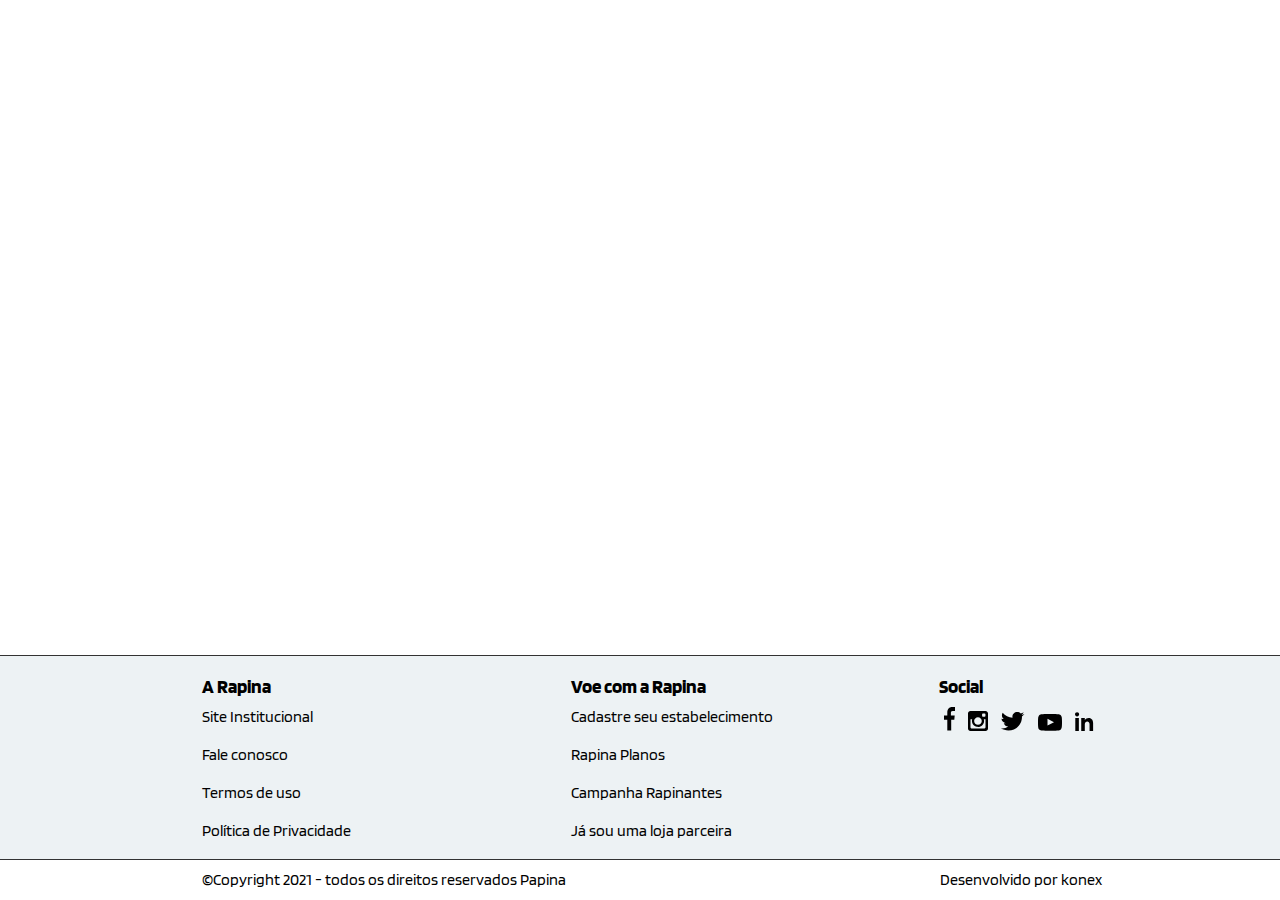
<file: rodapé/index.html>
<!DOCTYPE html>
<html>
<head>
    <meta charset="UTF-8">
    <link rel="stylesheet" href="rodape.css">
    <title>Document</title>
</head>
<body>


    <br><br><br><br><br><br>
    <div class="rodape">
    <div class="rodapeprin">
    <div class="grupos">
    <div class="top10">
    <h3>A Rapina</h3>
    <a href="">Site Institucional</a>
    <br><br>
    <a href="">Fale conosco</a>
    <br><br>
    <a href="">Termos de uso</a>
    <br><br>
    <a href="">Política de Privacidade</a>
    </div>
    <div class="top10">
    <h3>Voe com a Rapina</h3>
    <a href="">Cadastre seu estabelecimento</a>
    <br><br>
    <a href="">Rapina Planos</a>
    <br><br>
    <a href="">Campanha Rapinantes</a>
    <br><br>
    <a href="">Já sou uma loja parceira</a>
    </div>
    <div class="top10">
    <div class="social">
        <h3>Social</h3>
        <a href="" title="Facebook"><svg class="icon" xmlns="http://www.w3.org/2000/svg" width="11" height="24" viewBox="0 0 11 24"><path d="M10.7 4L8.8 4C7.2 4 6.9 4.9 6.9 6L6.9 8.6 10.7 8.6 10.3 12.8 7.2 12.8 7.2 23.5 3.3 23.5 3.3 12.8 0 12.8 0 8.6 3.3 8.6 3.3 5.6C3.3 2.1 5.2 0 8.1 0 9.4 0 10.6 0.1 11 0.1L11 4 10.7 4Z"></path>/></svg></a>
        <a href="" title="Instagram"><svg width="20" height="20" xmlns="http://www.w3.org/2000/svg"><path d="M17.510373 0H2.406639C1.078838 0 0 1.0788382 0 2.3236515v15.1867219c0 1.3278009 1.078838 2.406639 2.406639 2.406639h15.186722C18.921162 19.9170124 20 18.8381743 20 17.593361V2.3236515C19.917012 1.0788382 18.838174 0 17.510373 0zm-2.572614 2.4896266h1.659751c.497926 0 .829876.3319502.829876.8298755v1.659751c0 .4979253-.33195.8298755-.829876.8298755h-1.659751c-.497925 0-.829875-.3319502-.829875-.8298755v-1.659751c0-.4979253.33195-.8298755.829875-.8298755zM9.958506 6.1410788c2.074689 0 3.817428 1.7427386 3.817428 3.8174274s-1.742739 3.8174274-3.817428 3.8174274c-2.074689 0-3.817427-1.7427386-3.817427-3.8174274s1.742738-3.8174274 3.817427-3.8174274zm6.639004 11.2863071H3.319502c-.497925 0-.829875-.3319502-.829875-.8298755V8.2987552h1.659751c-.248963.9128631-.331951 1.9917012-.082988 2.9875519.497925 2.3236514 2.406639 4.1493775 4.73029 4.5643153 3.900415.746888 7.302905-2.1576763 7.302905-5.8921162 0-.5809128-.165975-1.1618257-.248963-1.659751h1.659751v8.2987552c-.082987.4979253-.414937.8298755-.912863.8298755z" fill-rule="evenodd"></path></svg></a>
        <a href="" title="Twitter"><svg width="24" height="19" xmlns="http://www.w3.org/2000/svg"><path d="M20.957 4.543v.606c0 6.209-4.777 13.327-13.56 13.327-2.774 0-5.24-.758-7.397-2.12.462 0 .77.15 1.233.15 2.157 0 4.314-.756 6.01-1.968-2.004 0-3.853-1.363-4.47-3.332.309 0 .617.152.925.152.463 0 .463 0 1.079-.152C2.466 10.752.462 8.783.462 6.512c0 .454 1.695.454 2.466.606C1.695 6.209.925 4.846.925 3.18c0-.908.308-1.666.77-2.423 2.311 2.878 6.01 4.695 9.862 4.998-.154-.455-.154-.758-.154-1.06C11.403 2.12 13.56 0 16.18 0c1.387 0 2.62.454 3.544 1.514 1.079-.302 2.004-.605 2.928-1.211-.462 1.211-1.233 1.969-2.003 2.574a14.785 14.785 0 0 0 2.774-.757c-.77.909-1.541 1.817-2.466 2.423z" fill-rule="evenodd"></path></svg></a>
        <a href="" title="Youtube"><svg width="24" height="17" xmlns="http://www.w3.org/2000/svg"><path d="M23.8 3.6s-.2-1.7-1-2.4c-.9-1-1.9-1-2.4-1C17 0 12 0 12 0S7 0 3.6.2c-.5.1-1.5.1-2.4 1-.7.7-1 2.4-1 2.4S0 5.5 0 7.5v1.8c0 1.9.2 3.9.2 3.9s.2 1.7 1 2.4c.9 1 2.1.9 2.6 1 1.9.2 8.2.2 8.2.2s5 0 8.4-.3c.5-.1 1.5-.1 2.4-1 .7-.7 1-2.4 1-2.4s.2-1.9.2-3.9V7.4c0-1.9-.2-3.8-.2-3.8zM9.5 11.5V4.8L16 8.2l-6.5 3.3z" fill-rule="evenodd"></path></svg></a>
        <a href="" title="LinkedIn"><svg width="19" height="19" xmlns="http://www.w3.org/2000/svg"><path d="M3.859375 19h-3.5625V5.9375h3.5625V19zM2.078125 4.43175C.931 4.43175 0 3.493625 0 2.337S.931.24225 2.078125.24225 4.15625 1.180375 4.15625 2.337s-.929812 2.09475-2.078125 2.09475zM18.109375 19h-3.5625v-6.65475c0-3.9995-4.75-3.6966875-4.75 0V19h-3.5625V5.9375h3.5625v2.0959375c1.65775-3.070875 8.3125-3.2976875 8.3125 2.94025V19z" fill-rule="nonzero"></path></svg></a>
        
    </div>
    </div>
    <div style="clear: both;">
        <br>
    </div>
</div>
<div style="clear: both;">
    </div>
</div>
<div class="subRodape">
    <div class="grupo">
    <div class="txt1">
    <p>©Copyright 2021 - todos os direitos reservados Papina</p>
    </div>
    <div class="txt2">
        <p s>Desenvolvido por konex</p>
    </div>
</div>
</div>
</div>
</body>
</html>
</file>
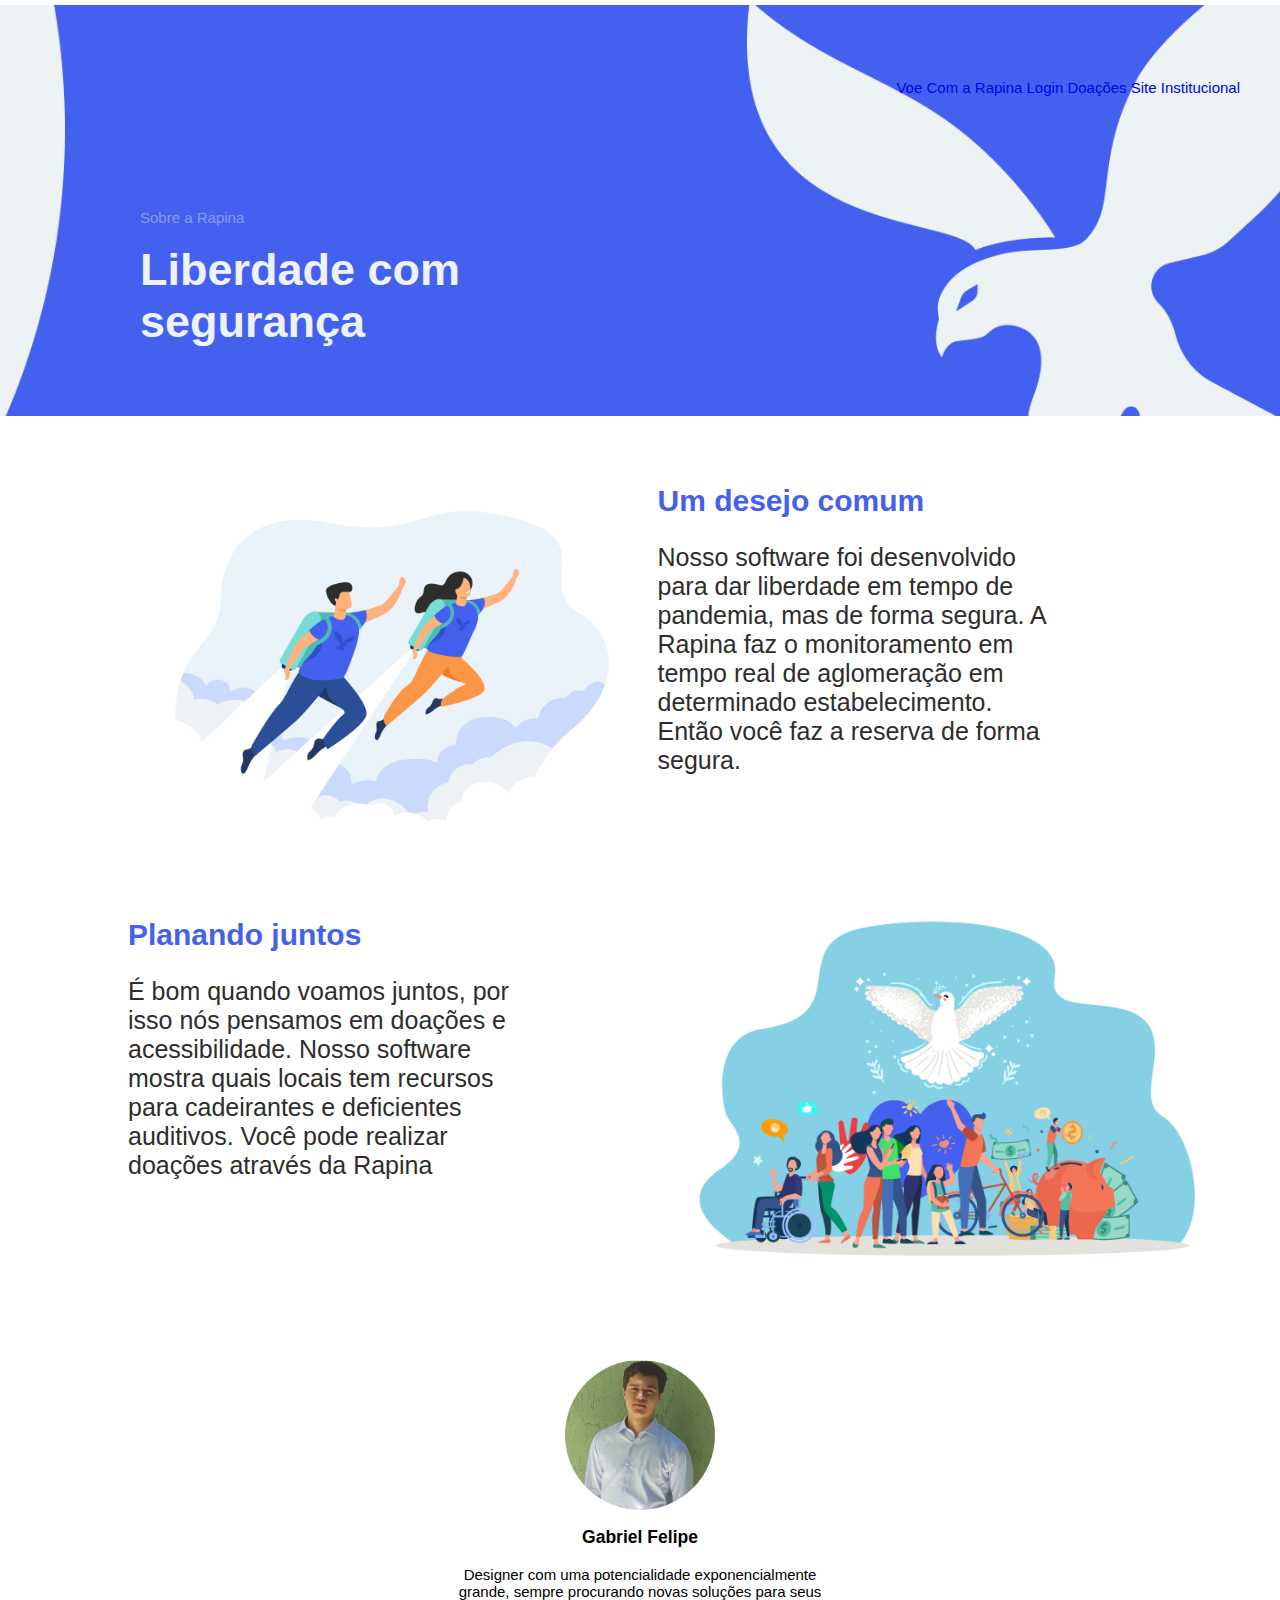
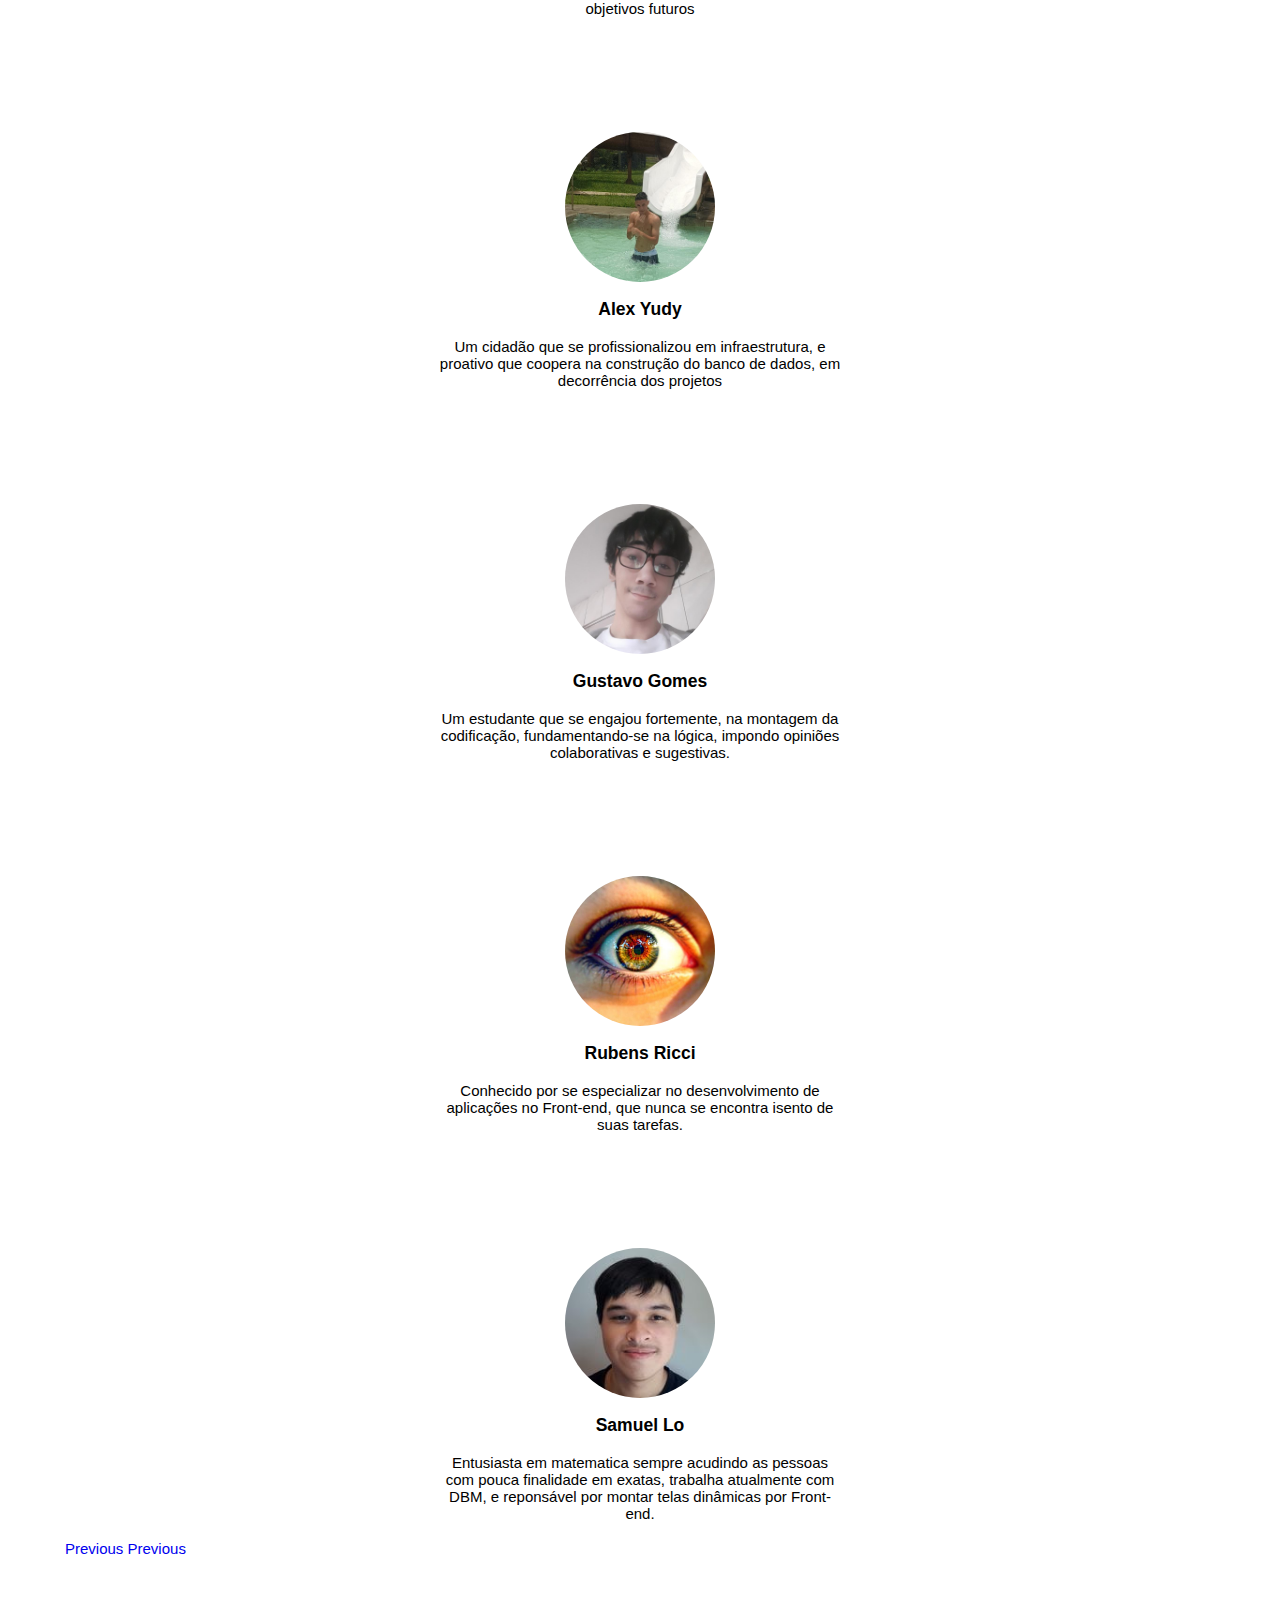
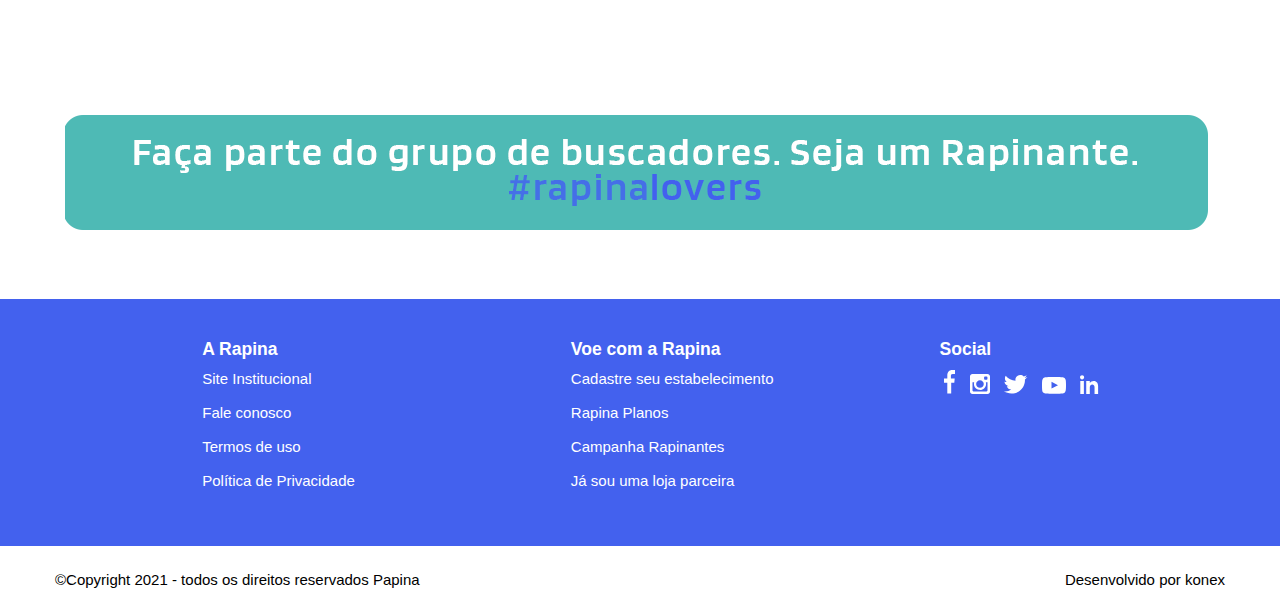
<file: PI3Konex_Rapina/src/main/webapp/HTML/about.html>
<!DOCTYPE html>
<html>
    <head>
        <title>Sobre a Rapina</title>
        <meta charset="UTF-8">
        <meta name="viewport" content="width=device-width, initial-scale=1, shrink-to-fit=no">
        <meta name="keywords" content="HTML, CSS, JAVASCRIPT">
        <meta name="description" content="Crowd Control">
        <meta name="author" content="konex-group">

        <link rel="stylesheet" href="../CSS/about.css">
        
        <link rel="stylesheet" href="https://cdn.jsdelivr.net/npm/bootstrap@4.6.0/dist/css/bootstrap.min.css" integrity="sha384-B0vP5xmATw1+K9KRQjQERJvTumQW0nPEzvF6L/Z6nronJ3oUOFUFpCjEUQouq2+l" crossorigin="anonymous">        
        <script src="https://code.jquery.com/jquery-3.5.1.slim.min.js" integrity="sha384-DfXdz2htPH0lsSSs5nCTpuj/zy4C+OGpamoFVy38MVBnE+IbbVYUew+OrCXaRkfj" crossorigin="anonymous"></script>
        <script src="https://cdn.jsdelivr.net/npm/bootstrap@4.6.0/dist/js/bootstrap.bundle.min.js" integrity="sha384-Piv4xVNRyMGpqkS2by6br4gNJ7DXjqk09RmUpJ8jgGtD7zP9yug3goQfGII0yAns" crossorigin="anonymous"></script>
    </head>
    <body>
        <div id="container-landing">
            <div class="background-image">
                <section class="menu-bar">
                    <div>
                        <img src="../images/icons/logotipo.png" alt="logo-image" class="logo-icon" />
                    </div>
                    <div>

                        <div class="dropdown mr-5 mt-4" >
                            <a class="btn  dropdown-toggle" href="#" role="button" id="dropdownMenuLink" data-toggle="dropdown" aria-haspopup="true" aria-expanded="false">
                                <ul>
                                    <div class="bar active"></div>
                                    <div class="bar active"></div>
                                    <div class="bar active"></div>
                                </ul>
                            </a>
                          
                            <div class="dropdown-menu dropdown-menu-right" aria-labelledby="dropdownMenuLink">
                              <a class="dropdown-item" href="partnerStore.html">Voe Com a Rapina</a>
                              <a class="dropdown-item" href="formEmail.html">Login</a>
                              <a class="dropdown-item" href="doacoes.html">Doações</a>
                              <a class="dropdown-item" href="about.html">Site Institucional</a>
                            </div>
                          </div>
                    </div>
                </section>

                <div class="theme-liberty">
                    <div class="content-container">
                        <header>
                            <p>Sobre a Rapina</p>
                            <h1>Liberdade com segurança</h1>
                        </header>
                    </div>
                </div>
            </div>

            <div class="width-page">
                <div class="content-wrapper">
                    <main class="first-grid-container">
                        <section>
                            <img src="../images/rocket-person.jpg" alt="image-landscape" />
                        </section>
                        <div>
                            <h1>Um desejo comum</h1>
                            <p>
                                Nosso software foi desenvolvido para dar liberdade em tempo de pandemia, mas de forma segura. A Rapina faz o monitoramento
                                em tempo real de aglomeração em determinado estabelecimento. Então você faz
                                a reserva de forma segura.
                            </p>
                        </div>
                    </main>
                    <main class="second-grid-container">
                        <div>
                            <h1>Planando juntos</h1>
                            <p>
                                É bom quando voamos juntos, por isso nós pensamos em doações e acessibilidade. Nosso software mostra quais locais tem recursos para cadeirantes e deficientes auditivos.  Você pode
                                realizar doações através da Rapina
                            </p>
                        </div>
                        <section>
                            <img src="../images/community.png" alt="image-landscape" />
                        </section>
                    </main>
                </div>

                <div id="myCarousel" class="carousel slide" data-ride="carousel" style="margin-top:100px; margin-bottom: 150px;">

                    <div class="carousel-inner">
                        <div class="carousel-item active">
                            <div class="container">
                                <div class="member-container">
                                    <div class="member-description">
                                        <section class="member-profile">
                                            <div class="member-photo1"></div>
                                            <h3>Gabriel Felipe</h3>
                                            <p>
                                                Designer com uma potencialidade exponencialmente
                                                grande, sempre procurando novas soluções
                                                para seus objetivos futuros
                                            </p>
                                        </section>
                                    </div>
                                </div>
                            </div>
                        </div>
                        <div class="carousel-item">
                            <div class="container">
                                <div class="member-container">
                                    <div class="member-description">
                                        <section class="member-profile">
                                            <div class="member-photo2"></div>
                                            <h3>Alex Yudy</h3>
                                            <p>
                                                Um cidadão que se profissionalizou em infraestrutura, e
                                                proativo que coopera na construção do banco de dados,
                                                em decorrência dos projetos
                                            </p>
                                        </section>
                                    </div>
                                </div>
                            </div>
                        </div>
                        <div class="carousel-item">
                            <div class="container">
                                <div class="member-container">
                                    <div class="member-description">
                                        <section class="member-profile">
                                            <div class="member-photo3"></div>
                                            <h3>Gustavo Gomes</h3>
                                            <p>
                                                Um estudante que se engajou fortemente, na montagem da 
                                                codificação, fundamentando-se na lógica, impondo opiniões
                                                colaborativas e sugestivas.
                                            </p>
                                        </section>
                                    </div>
                                </div>
                            </div>
                        </div>
                        <div class="carousel-item">
                            <div class="container">
                                <div class="member-container">
                                    <div class="member-description">
                                        <section class="member-profile">
                                            <div class="member-photo4"></div>
                                            <h3>Rubens Ricci</h3>
                                            <p>
                                                Conhecido por se especializar no desenvolvimento de aplicações 
                                                no Front-end, que nunca se encontra 
                                                isento de suas tarefas.
                                            </p>
                                        </section>
                                    </div>
                                </div>
                            </div>
                        </div>
                        <div class="carousel-item">
                            <div class="container">
                                <div class="member-container">
                                    <div class="member-description">
                                        <section class="member-profile">
                                            <div class="member-photo5"></div>
                                            <h3>Samuel Lo</h3>
                                            <p>
                                                Entusiasta em matematica sempre acudindo as pessoas
                                                com pouca finalidade em exatas, trabalha atualmente
                                                com DBM, e reponsável por montar telas dinâmicas por Front-end.
                                            </p>
                                        </section>
                                    </div>
                                </div>
                            </div>
                        </div>
                    </div>

                    <a href="#myCarousel" class="carousel-control-prev" role="button" data-slide="prev" style="background-color: white;">
                        <span class="sr-only">Previous</span>
                        <span class="carousel-control-prev-icon" arial-hidden="true"></span>
                    </a>
                    <a href="#myCarousel" class="carousel-control-next" role="button" data-slide="next" style="background-color: white;">
                        <span class="sr-only">Previous</span>
                        <span class="carousel-control-next-icon" arial-hidden="true"></span>
                    </a>
                </div>

                <footer>
                    <img src="../images/rapinante-group.png" alt="image" />
                </footer>
            </div>
        </div>

        <div class="rodape">
            <div class="rodapeprin">
                <div class="grupos">
                    <div class="top10">
                        <h3>A Rapina</h3>
                        <a href="about.html" style="text-decoration: none;">Site Institucional</a>
                        <br><br>
                        <a href="contato.html" style="text-decoration: none;">Fale conosco</a>
                        <br><br>
                        <a href="termoUso.html" style="text-decoration: none;">Termos de uso</a>
                        <br><br>
                        <a href="politicaPrivacidade.html" style="text-decoration: none;">Política de Privacidade</a>
                    </div>
                    <div class="top10">
                        <h3>Voe com a Rapina</h3>
                        <a href="cadastroEsta.html" style="text-decoration: none;">Cadastre seu estabelecimento</a>
                        <br><br>
                        <a href="rapinaPlanos.html" style="text-decoration: none;">Rapina Planos</a>
                        <br><br>
                        <a href="RapCampanha.html" style="text-decoration: none;">Campanha Rapinantes</a>
                        <br><br>
                        <a href="partnerStore.html" style="text-decoration: none;">Já sou uma loja parceira</a>
                    </div>
                    <div class="top10">
                        <div class="social">
                            <h3>Social</h3>
                            <a href="" title="Facebook"><svg class="icon" xmlns="http://www.w3.org/2000/svg" width="11" height="24" viewBox="0 0 11 24"><path d="M10.7 4L8.8 4C7.2 4 6.9 4.9 6.9 6L6.9 8.6 10.7 8.6 10.3 12.8 7.2 12.8 7.2 23.5 3.3 23.5 3.3 12.8 0 12.8 0 8.6 3.3 8.6 3.3 5.6C3.3 2.1 5.2 0 8.1 0 9.4 0 10.6 0.1 11 0.1L11 4 10.7 4Z"></path></svg></a>
                            <a href="" title="Instagram"><svg width="20" height="20" xmlns="http://www.w3.org/2000/svg"><path d="M17.510373 0H2.406639C1.078838 0 0 1.0788382 0 2.3236515v15.1867219c0 1.3278009 1.078838 2.406639 2.406639 2.406639h15.186722C18.921162 19.9170124 20 18.8381743 20 17.593361V2.3236515C19.917012 1.0788382 18.838174 0 17.510373 0zm-2.572614 2.4896266h1.659751c.497926 0 .829876.3319502.829876.8298755v1.659751c0 .4979253-.33195.8298755-.829876.8298755h-1.659751c-.497925 0-.829875-.3319502-.829875-.8298755v-1.659751c0-.4979253.33195-.8298755.829875-.8298755zM9.958506 6.1410788c2.074689 0 3.817428 1.7427386 3.817428 3.8174274s-1.742739 3.8174274-3.817428 3.8174274c-2.074689 0-3.817427-1.7427386-3.817427-3.8174274s1.742738-3.8174274 3.817427-3.8174274zm6.639004 11.2863071H3.319502c-.497925 0-.829875-.3319502-.829875-.8298755V8.2987552h1.659751c-.248963.9128631-.331951 1.9917012-.082988 2.9875519.497925 2.3236514 2.406639 4.1493775 4.73029 4.5643153 3.900415.746888 7.302905-2.1576763 7.302905-5.8921162 0-.5809128-.165975-1.1618257-.248963-1.659751h1.659751v8.2987552c-.082987.4979253-.414937.8298755-.912863.8298755z" fill-rule="evenodd"></path></svg></a>
                            <a href="" title="Twitter"><svg width="24" height="19" xmlns="http://www.w3.org/2000/svg"><path d="M20.957 4.543v.606c0 6.209-4.777 13.327-13.56 13.327-2.774 0-5.24-.758-7.397-2.12.462 0 .77.15 1.233.15 2.157 0 4.314-.756 6.01-1.968-2.004 0-3.853-1.363-4.47-3.332.309 0 .617.152.925.152.463 0 .463 0 1.079-.152C2.466 10.752.462 8.783.462 6.512c0 .454 1.695.454 2.466.606C1.695 6.209.925 4.846.925 3.18c0-.908.308-1.666.77-2.423 2.311 2.878 6.01 4.695 9.862 4.998-.154-.455-.154-.758-.154-1.06C11.403 2.12 13.56 0 16.18 0c1.387 0 2.62.454 3.544 1.514 1.079-.302 2.004-.605 2.928-1.211-.462 1.211-1.233 1.969-2.003 2.574a14.785 14.785 0 0 0 2.774-.757c-.77.909-1.541 1.817-2.466 2.423z" fill-rule="evenodd"></path></svg></a>
                            <a href="" title="Youtube"><svg width="24" height="17" xmlns="http://www.w3.org/2000/svg"><path d="M23.8 3.6s-.2-1.7-1-2.4c-.9-1-1.9-1-2.4-1C17 0 12 0 12 0S7 0 3.6.2c-.5.1-1.5.1-2.4 1-.7.7-1 2.4-1 2.4S0 5.5 0 7.5v1.8c0 1.9.2 3.9.2 3.9s.2 1.7 1 2.4c.9 1 2.1.9 2.6 1 1.9.2 8.2.2 8.2.2s5 0 8.4-.3c.5-.1 1.5-.1 2.4-1 .7-.7 1-2.4 1-2.4s.2-1.9.2-3.9V7.4c0-1.9-.2-3.8-.2-3.8zM9.5 11.5V4.8L16 8.2l-6.5 3.3z" fill-rule="evenodd"></path></svg></a>
                            <a href="" title="LinkedIn"><svg width="19" height="19" xmlns="http://www.w3.org/2000/svg"><path d="M3.859375 19h-3.5625V5.9375h3.5625V19zM2.078125 4.43175C.931 4.43175 0 3.493625 0 2.337S.931.24225 2.078125.24225 4.15625 1.180375 4.15625 2.337s-.929812 2.09475-2.078125 2.09475zM18.109375 19h-3.5625v-6.65475c0-3.9995-4.75-3.6966875-4.75 0V19h-3.5625V5.9375h3.5625v2.0959375c1.65775-3.070875 8.3125-3.2976875 8.3125 2.94025V19z" fill-rule="nonzero"></path></svg></a>

                        </div>
                    </div>
                    <div style="clear: both;">
                        <br>
                    </div>
                </div>
            </div>
            <div class="subRodape">
                <div class="grupo">
                    <div class="txt1">
                        <p>©Copyright 2021 - todos os direitos reservados Papina</p>
                    </div>
                    <div class="txt2">
                        <p>Desenvolvido por konex</p>
                    </div>
                </div>
            </div>
        </div>
    </body>
</html>
</file>
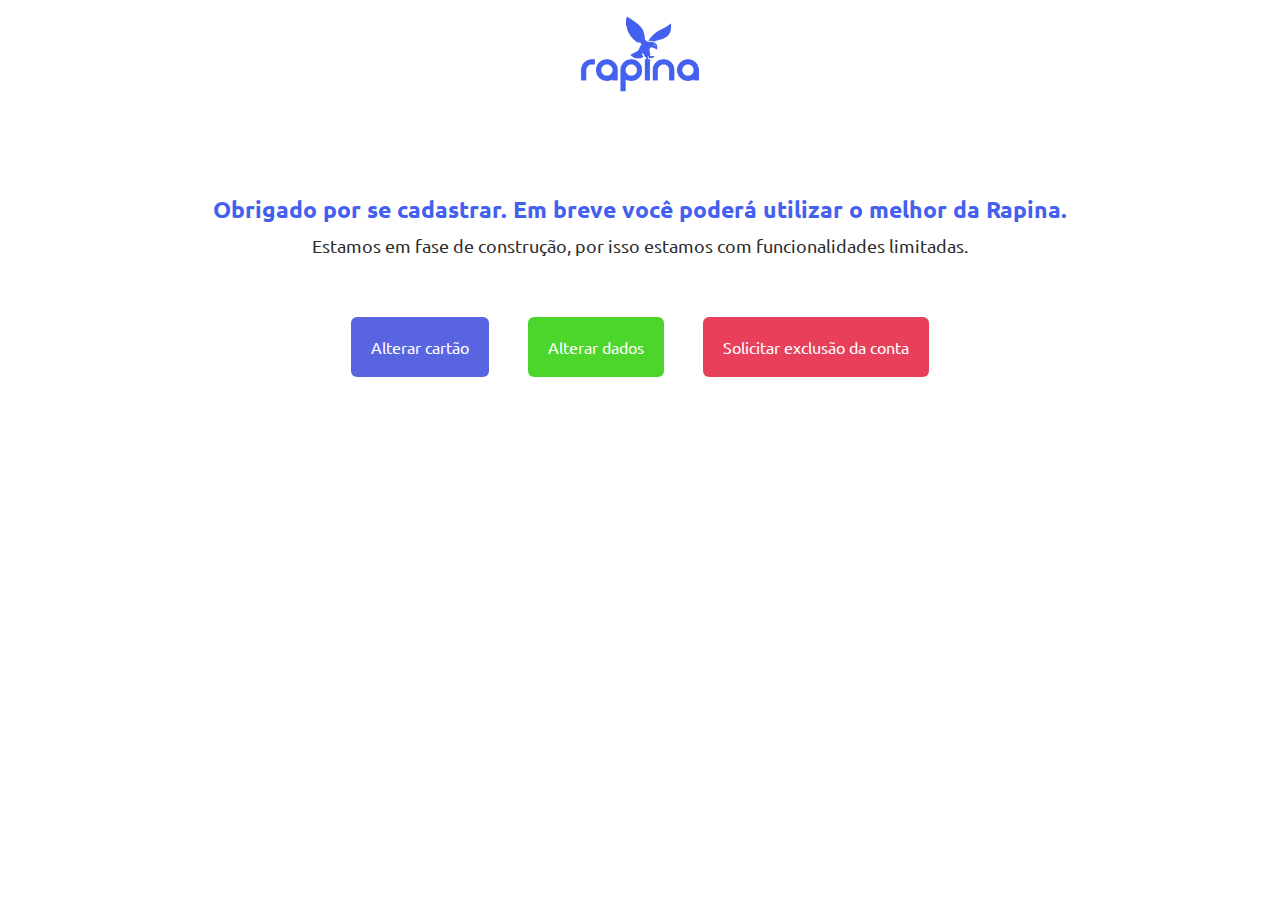
<file: PI3Konex_Rapina/src/main/webapp/HTML/altCard.html>
<!DOCTYPE html>
<html>
    <head>
        <title>Alterar Cartão</title>
        <meta charset="UTF-8">
        <meta name="viewport" content="width=device-width, initial-scale=1.0">
        <meta name="keywords" content="HTML, CSS, JAVASCRIPT">
        <meta name="description" content="Crowd Control">
        <meta name="author" content="konex-group">

        <link rel="stylesheet" href="../CSS/altCard.css">
        <link href="https://fonts.googleapis.com/css2?family=Ubuntu:wght@300;400;500;700&display=swap" rel="stylesheet">
    </head>
    <body>
        <div id="only-screen">
            <section class="menu-bar">
                <div>
                    <img src="../images/icons/logotipo.png" alt="logo-image" class="logo-icon" />
                </div>
            </section>
            
            <div class="outline-color">
                <div class="query-select">
                    <h2>Obrigado por se cadastrar. Em breve você
                    poderá utilizar o melhor da Rapina.</h2>
                    <p>
                        Estamos em fase de construção, por isso estamos
                        com funcionalidades limitadas.
                    </p>
                </div>
                <footer class="option">
                    <button type="button">Alterar cartão</button>
                    <button type="button">Alterar dados</button>
                    <button type="button">Solicitar exclusão da conta</button>
                </footer>
            </div>
        </div>
    </body>
</html>
</file>
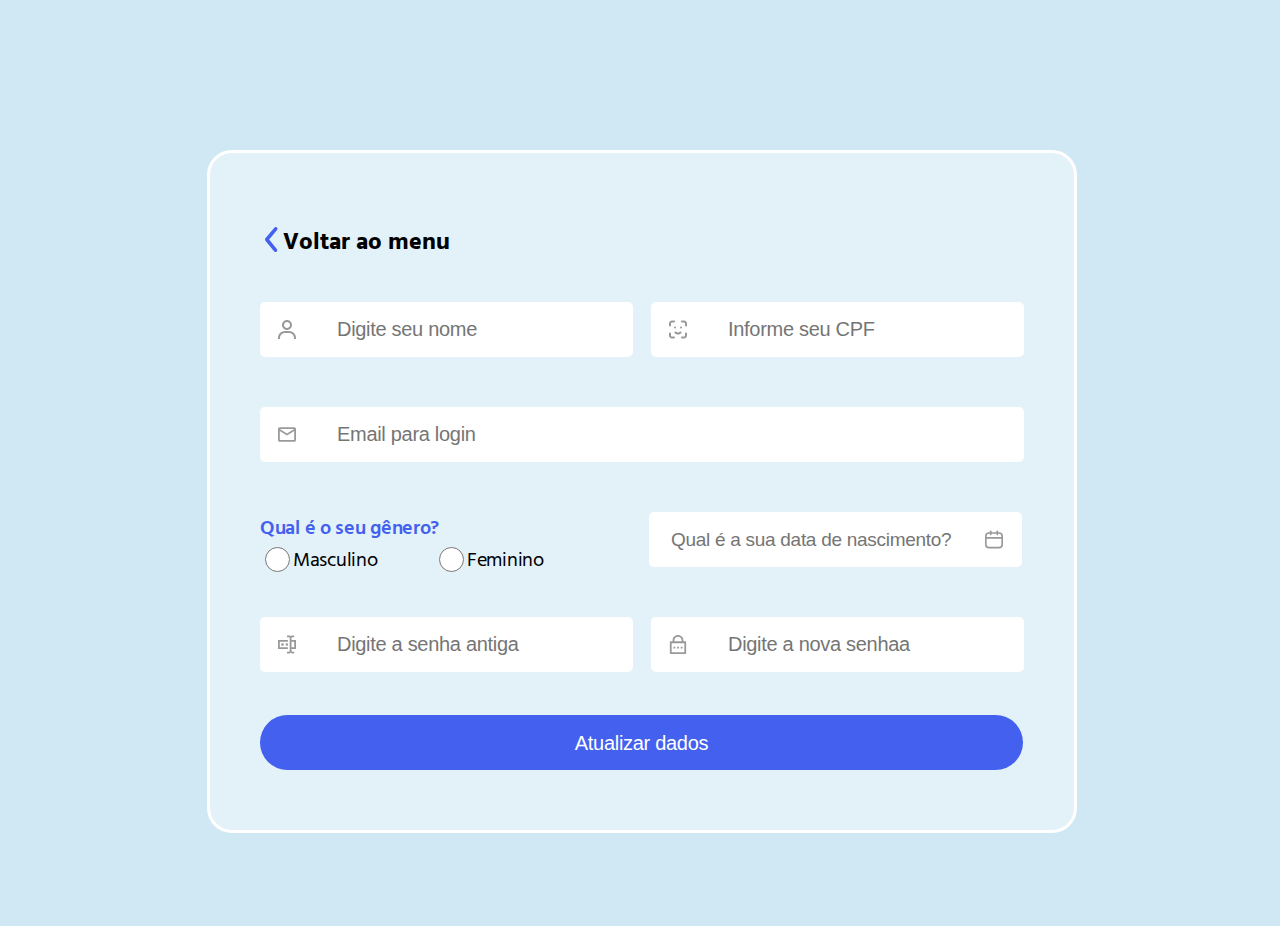
<file: PI3Konex_Rapina/src/main/webapp/HTML/altDados.html>
<!DOCTYPE html>
<html>
<head>
    <meta charset="UTF-8">
    <link rel="stylesheet" href="../CSS/altDados.css">
    <title>Document</title>
</head>
<body>
    <div class="todo">
        <div class="bloco">
            <!--FORMULARIO-->
            <form action="">
                <div class="link">
                    <a href=""><svg width="13" height="25" viewBox="0 0 13 25" fill="none" xmlns="http://www.w3.org/2000/svg">
                        <path opacity="1" d="M10.4231 24.9999C10.1564 25.0008 9.89279 24.9419 9.65177 24.8276C9.41076 24.7133 9.19843 24.5464 9.03038 24.3392L0.40619 13.626C0.143569 13.3065 0 12.9057 0 12.4921C0 12.0786 0.143569 11.6778 0.40619 11.3583L9.33392 0.645033C9.637 0.280394 10.0725 0.0510867 10.5447 0.00755554C11.0168 -0.0359756 11.4869 0.109836 11.8515 0.412911C12.2162 0.715987 12.4455 1.1515 12.489 1.62365C12.5325 2.09579 12.3867 2.56589 12.0837 2.93053L4.10227 12.5011L11.8158 22.0716C12.0342 22.3337 12.1729 22.6528 12.2155 22.9913C12.2581 23.3297 12.2029 23.6733 12.0564 23.9814C11.9099 24.2894 11.6782 24.5491 11.3888 24.7296C11.0993 24.9101 10.7642 25.0039 10.4231 24.9999Z" fill="#4361ee"/>
                        </svg>
                        <h3>Voltar ao menu</h3>
                    </a>
                </div>

                <div class="toposvg">
                    <svg width="18" height="19" viewBox="0 0 18 19" fill="none" xmlns="http://www.w3.org/2000/svg">
                    <path opacity="0.4" d="M9 0C6.243 0 4 2.243 4 5C4 7.757 6.243 10 9 10C11.757 10 14 7.757 14 5C14 2.243 11.757 0 9 0ZM9 8C7.346 8 6 6.654 6 5C6 3.346 7.346 2 9 2C10.654 2 12 3.346 12 5C12 6.654 10.654 8 9 8ZM18 19V18C18 14.141 14.859 11 11 11H7C3.14 11 0 14.141 0 18V19H2V18C2 15.243 4.243 13 7 13H11C13.757 13 16 15.243 16 18V19H18Z" fill="black"/>
                    </svg>
                </div>     
                <!--NOME-->
                <input class="topotext" type="text" id="nome" name="username" placeholder="Digite seu nome">

                <div class="margin"></div>

                <div class="toposvg">
                    <svg width="18" height="18" viewBox="0 0 18 18" fill="none" xmlns="http://www.w3.org/2000/svg">
                    <g opacity="0.4">
                    <path d="M1 5V3C1 2.46957 1.21071 1.96086 1.58579 1.58579C1.96086 1.21071 2.46957 1 3 1H5" stroke="black" stroke-width="2" stroke-linecap="round" stroke-linejoin="round"/>
                    <path d="M1 13V15C1 15.5304 1.21071 16.0391 1.58579 16.4142C1.96086 16.7893 2.46957 17 3 17H5" stroke="black" stroke-width="2" stroke-linecap="round" stroke-linejoin="round"/>
                    <path d="M13 1H15C15.5304 1 16.0391 1.21071 16.4142 1.58579C16.7893 1.96086 17 2.46957 17 3V5" stroke="black" stroke-width="2" stroke-linecap="round" stroke-linejoin="round"/>
                    <path d="M13 17H15C15.5304 17 16.0391 16.7893 16.4142 16.4142C16.7893 16.0391 17 15.5304 17 15V13" stroke="black" stroke-width="2" stroke-linecap="round" stroke-linejoin="round"/>
                    <path d="M6 7H6.01" stroke="black" stroke-width="2" stroke-linecap="round" stroke-linejoin="round"/>
                    <path d="M12 7H12.01" stroke="black" stroke-width="2" stroke-linecap="round" stroke-linejoin="round"/>
                    <path d="M6.5 12C6.82588 12.3326 7.21485 12.5968 7.64413 12.7772C8.07341 12.9576 8.53436 13.0505 9 13.0505C9.46564 13.0505 9.92659 12.9576 10.3559 12.7772C10.7852 12.5968 11.1741 12.3326 11.5 12" stroke="black" stroke-width="2" stroke-linecap="round" stroke-linejoin="round"/>
                    </g>
                    </svg>                
                </div>  
                <!--CPF-->
                <input class="topotext" type="text" id="cpf" name="cpf" placeholder="Informe seu CPF">

                <div class="svg">
                    <svg width="20" height="16" viewBox="0 0 20 16" fill="none" xmlns="http://www.w3.org/2000/svg">
                    <path opacity="0.4" d="M20 2C20 0.9 19.1 0 18 0H2C0.9 0 0 0.9 0 2V14C0 15.1 0.9 16 2 16H18C19.1 16 20 15.1 20 14V2ZM18 2L10 7L2 2H18ZM18 14H2V4L10 9L18 4V14Z" fill="black"/>
                    </svg>                               
                </div>
                <!--EMAIL-->
                <input class="text" type="text" id="email" name="email" placeholder="Email para login">

                <div class="genero">
                    <p id="pergunta">Qual é o seu gênero?</p>
                    <div class="radio">
                        <label for="Masculino">
                            <!--GEN MASCULINO-->
                            <input type="radio" id="Masculino" name="genero" value="Masculino">
                            <p>Masculino</p>
                        </label>
                        <div class="marginRadio"></div>
                        <label for="Feminino">
                            <!--GEN FEMININO-->
                            <input type="radio" id="Feminino" name="genero" value="Feminino">
                            <p>Feminino</p>
                        </label>
                    </div>
                </div>

                <!--DATA NASCIMENTO-->
                <input class="data" type="text" id="data" name="dataNasci" placeholder="Qual é a sua data de nascimento?">
                <div class="svgdata">
                    <svg width="22" height="22" viewBox="0 0 22 22" fill="none" xmlns="http://www.w3.org/2000/svg">
                    <g opacity="0.4">
                    <path d="M17 3H5C2.79086 3 1 4.79086 1 7V17C1 19.2091 2.79086 21 5 21H17C19.2091 21 21 19.2091 21 17V7C21 4.79086 19.2091 3 17 3Z" stroke="black" stroke-width="2" stroke-linecap="round" stroke-linejoin="round"/>
                    <path d="M7 1V5" stroke="black" stroke-width="2" stroke-linecap="round" stroke-linejoin="round"/>
                    <path d="M15 1V5" stroke="black" stroke-width="2" stroke-linecap="round" stroke-linejoin="round"/>
                    <path d="M1 9H21" stroke="black" stroke-width="2" stroke-linecap="round" stroke-linejoin="round"/>
                    </g>
                    </svg>      
                </div>

                <div class="svg">
                    <svg width="20" height="20" viewBox="0 0 20 20" fill="none" xmlns="http://www.w3.org/2000/svg">
                    <path opacity="0.4" d="M15 5H20V15H15V17C15 17.2652 15.1054 17.5196 15.2929 17.7071C15.4804 17.8946 15.7348 18 16 18H18V20H15.5C14.95 20 14 19.55 14 19C14 19.55 13.05 20 12.5 20H10V18H12C12.2652 18 12.5196 17.8946 12.7071 17.7071C12.8946 17.5196 13 17.2652 13 17V3C13 2.73478 12.8946 2.48043 12.7071 2.29289C12.5196 2.10536 12.2652 2 12 2H10V0H12.5C13.05 0 14 0.45 14 1C14 0.45 14.95 0 15.5 0H18V2H16C15.7348 2 15.4804 2.10536 15.2929 2.29289C15.1054 2.48043 15 2.73478 15 3V5ZM0 5H11V7H2V13H11V15H0V5ZM18 13V7H15V13H18ZM6.5 10C6.5 9.60218 6.34196 9.22064 6.06066 8.93934C5.77936 8.65804 5.39782 8.5 5 8.5C4.60218 8.5 4.22064 8.65804 3.93934 8.93934C3.65804 9.22064 3.5 9.60218 3.5 10C3.5 10.3978 3.65804 10.7794 3.93934 11.0607C4.22064 11.342 4.60218 11.5 5 11.5C5.39782 11.5 5.77936 11.342 6.06066 11.0607C6.34196 10.7794 6.5 10.3978 6.5 10ZM11 8.89C10.39 8.33 9.44 8.38 8.88 9C8.32 9.6 8.37 10.55 9 11.11C9.55 11.63 10.43 11.63 11 11.11V8.89Z" fill="black"/>
                    </svg>                
                </div>      
                <!--SENHA ANTIGA-->
                <input class="text" type="password" id="senha" name="senha" placeholder="Digite a senha antiga">

                <div class="margin"></div>

                <div class="svg">
                    <svg width="18" height="21" viewBox="0 0 18 21" fill="none" xmlns="http://www.w3.org/2000/svg">
                    <path opacity="0.4" d="M15 7H17C17.2652 7 17.5196 7.10536 17.7071 7.29289C17.8946 7.48043 18 7.73478 18 8V20C18 20.2652 17.8946 20.5196 17.7071 20.7071C17.5196 20.8946 17.2652 21 17 21H1C0.734784 21 0.48043 20.8946 0.292893 20.7071C0.105357 20.5196 0 20.2652 0 20V8C0 7.73478 0.105357 7.48043 0.292893 7.29289C0.48043 7.10536 0.734784 7 1 7H3V6C3 4.4087 3.63214 2.88258 4.75736 1.75736C5.88258 0.632141 7.4087 0 9 0C10.5913 0 12.1174 0.632141 13.2426 1.75736C14.3679 2.88258 15 4.4087 15 6V7ZM2 9V19H16V9H2ZM8 13H10V15H8V13ZM4 13H6V15H4V13ZM12 13H14V15H12V13ZM13 7V6C13 4.93913 12.5786 3.92172 11.8284 3.17157C11.0783 2.42143 10.0609 2 9 2C7.93913 2 6.92172 2.42143 6.17157 3.17157C5.42143 3.92172 5 4.93913 5 6V7H13Z" fill="black"/>
                    </svg>                   
                </div>
                <!--NOVA SENHA-->
                <input class="text" type="password" id="newsenha" name="newsenha" placeholder="Digite a nova senhaa">

                <!--BOTAO DE ATUALIZAR-->
                <div class="cadastrar">
                    <button  type="Submit"> Atualizar dados</button>  
                </div>
            </form>
        </div>
    </div>

</body>
</html>
</file>
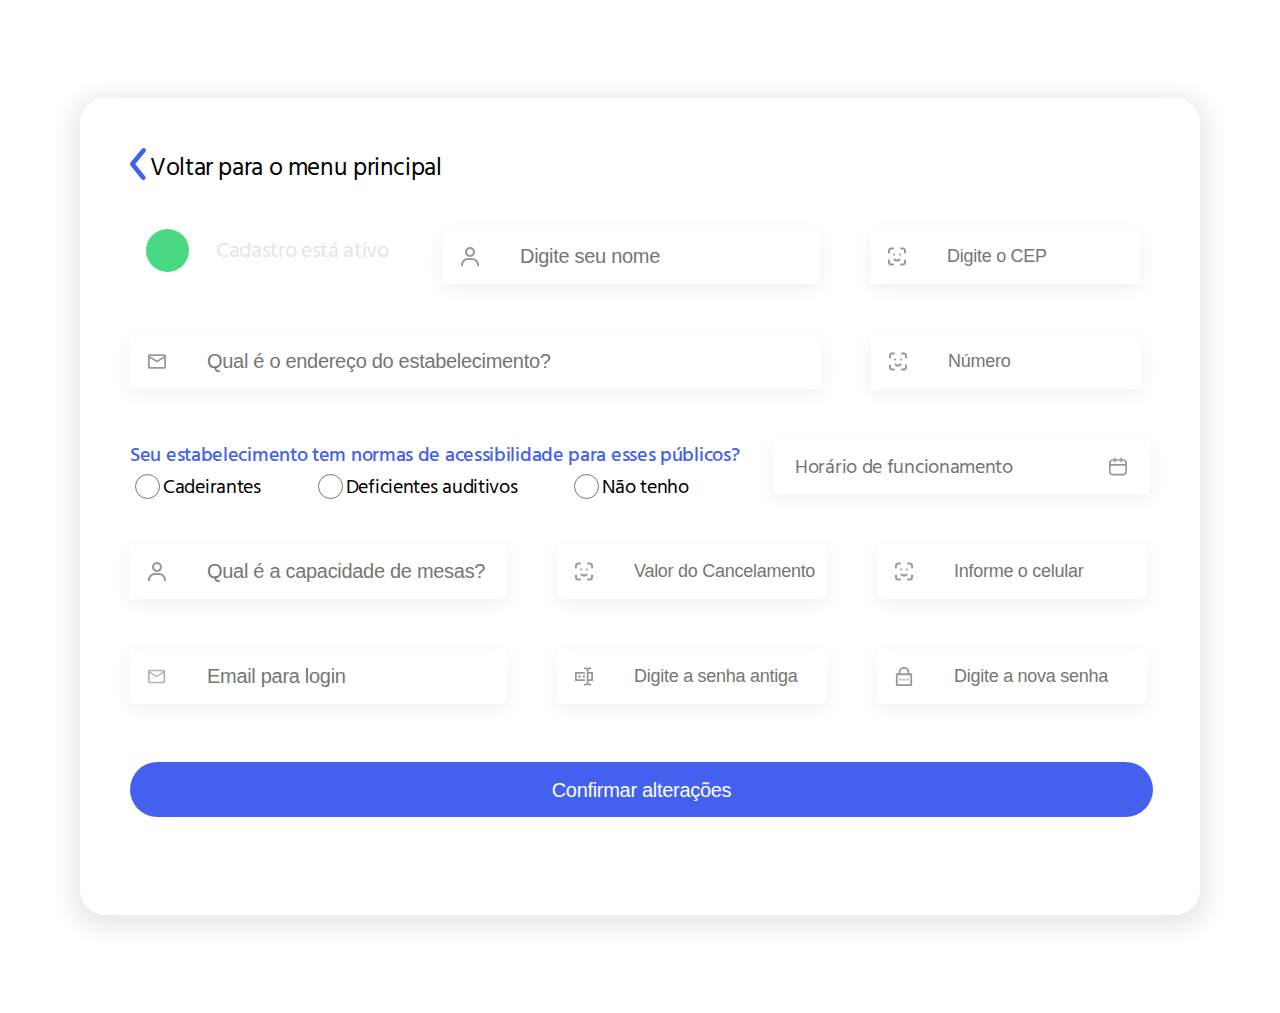
<file: PI3Konex_Rapina/src/main/webapp/HTML/altEsta.html>
<!DOCTYPE html>
<html>
<head>
    <meta charset="UTF-8">
    <link rel="stylesheet" href="../CSS/altEsta.css">
    <title>Document</title>
</head>
<body>
    <div class="todo">

    <div class="bloco">
        
        <div class="link">
            <a href="">
                <svg width="16" height="32" viewBox="0 0 16 32" fill="none" xmlns="http://www.w3.org/2000/svg">
                    <path d="M13.3416 31.9998C13.0001 32.001 12.6628 31.9256 12.3543 31.7793C12.0458 31.633 11.774 31.4194 11.5589 31.1542L0.519924 17.4412C0.183768 17.0323 0 16.5193 0 15.9899C0 15.4605 0.183768 14.9476 0.519924 14.5386L11.9474 0.825642C12.3354 0.358905 12.8928 0.0653909 13.4972 0.00967109C14.1015 -0.0460487 14.7032 0.140589 15.17 0.528527C15.6367 0.916464 15.9302 1.47392 15.9859 2.07827C16.0417 2.68262 15.855 3.28434 15.4671 3.75108L5.25091 16.0014L15.1243 28.2516C15.4037 28.5871 15.5813 28.9956 15.6358 29.4288C15.6904 29.862 15.6198 30.3018 15.4322 30.6961C15.2447 31.0904 14.9481 31.4228 14.5776 31.6538C14.2071 31.8849 13.7782 32.0049 13.3416 31.9998Z" fill="#4361EE"/>
                </svg>                    
                <p>Voltar para o menu principal</p>
            </a>
        </div>

        <div class="status">
            <div class="bola"></div>
            <p>Cadastro está ativo</p>
        </div>
        
        <div class="margin"></div>
        
        <div class="sombra373">
            <div class="svg">
                <svg width="18" height="19" viewBox="0 0 18 19" fill="none" xmlns="http://www.w3.org/2000/svg">
                    <path opacity="0.4" d="M9 0C6.243 0 4 2.243 4 5C4 7.757 6.243 10 9 10C11.757 10 14 7.757 14 5C14 2.243 11.757 0 9 0ZM9 8C7.346 8 6 6.654 6 5C6 3.346 7.346 2 9 2C10.654 2 12 3.346 12 5C12 6.654 10.654 8 9 8ZM18 19V18C18 14.141 14.859 11 11 11H7C3.14 11 0 14.141 0 18V19H2V18C2 15.243 4.243 13 7 13H11C13.757 13 16 15.243 16 18V19H18Z" fill="black"/>
                </svg>
            </div>                         
            <input class="text373" type="text" id="nome" name="username" placeholder="Digite seu nome">
        </div>

        <div class="margin"></div>
        <div class="sombra270">
            <div class="svg">
                <svg width="18" height="18" viewBox="0 0 18 18" fill="none" xmlns="http://www.w3.org/2000/svg">
                    <g opacity="0.4">
                    <path d="M1 5V3C1 2.46957 1.21071 1.96086 1.58579 1.58579C1.96086 1.21071 2.46957 1 3 1H5" stroke="black" stroke-width="2" stroke-linecap="round" stroke-linejoin="round"/>
                    <path d="M1 13V15C1 15.5304 1.21071 16.0391 1.58579 16.4142C1.96086 16.7893 2.46957 17 3 17H5" stroke="black" stroke-width="2" stroke-linecap="round" stroke-linejoin="round"/>
                    <path d="M13 1H15C15.5304 1 16.0391 1.21071 16.4142 1.58579C16.7893 1.96086 17 2.46957 17 3V5" stroke="black" stroke-width="2" stroke-linecap="round" stroke-linejoin="round"/>
                    <path d="M13 17H15C15.5304 17 16.0391 16.7893 16.4142 16.4142C16.7893 16.0391 17 15.5304 17 15V13" stroke="black" stroke-width="2" stroke-linecap="round" stroke-linejoin="round"/>
                    <path d="M6 7H6.01" stroke="black" stroke-width="2" stroke-linecap="round" stroke-linejoin="round"/>
                    <path d="M12 7H12.01" stroke="black" stroke-width="2" stroke-linecap="round" stroke-linejoin="round"/>
                    <path d="M6.5 12C6.82588 12.3326 7.21485 12.5968 7.64413 12.7772C8.07341 12.9576 8.53436 13.0505 9 13.0505C9.46564 13.0505 9.92659 12.9576 10.3559 12.7772C10.7852 12.5968 11.1741 12.3326 11.5 12" stroke="black" stroke-width="2" stroke-linecap="round" stroke-linejoin="round"/>
                    </g>
                    </svg>
                    
            </div>                         
            <input class="text270" type="text" id="cep" name="cep" placeholder="Digite o CEP">
        </div>

        <div class="sombra697">
            <div class="svg">
                <svg width="20" height="16" viewBox="0 0 20 16" fill="none" xmlns="http://www.w3.org/2000/svg">
                    <path opacity="0.4" d="M20 2C20 0.9 19.1 0 18 0H2C0.9 0 0 0.9 0 2V14C0 15.1 0.9 16 2 16H18C19.1 16 20 15.1 20 14V2ZM18 2L10 7L2 2H18ZM18 14H2V4L10 9L18 4V14Z" fill="black"/>
                </svg>                               
            </div>                         
            <input class="text697" type="text" id="endereco" name="endereco" placeholder="Qual é o endereço do estabelecimento? ">
        </div>
        
        <div class="margin"></div>

        <div class="sombra270">
            <div class="svg">
                <svg width="18" height="18" viewBox="0 0 18 18" fill="none" xmlns="http://www.w3.org/2000/svg">
                    <g opacity="0.4">
                    <path d="M1 5V3C1 2.46957 1.21071 1.96086 1.58579 1.58579C1.96086 1.21071 2.46957 1 3 1H5" stroke="black" stroke-width="2" stroke-linecap="round" stroke-linejoin="round"/>
                    <path d="M1 13V15C1 15.5304 1.21071 16.0391 1.58579 16.4142C1.96086 16.7893 2.46957 17 3 17H5" stroke="black" stroke-width="2" stroke-linecap="round" stroke-linejoin="round"/>
                    <path d="M13 1H15C15.5304 1 16.0391 1.21071 16.4142 1.58579C16.7893 1.96086 17 2.46957 17 3V5" stroke="black" stroke-width="2" stroke-linecap="round" stroke-linejoin="round"/>
                    <path d="M13 17H15C15.5304 17 16.0391 16.7893 16.4142 16.4142C16.7893 16.0391 17 15.5304 17 15V13" stroke="black" stroke-width="2" stroke-linecap="round" stroke-linejoin="round"/>
                    <path d="M6 7H6.01" stroke="black" stroke-width="2" stroke-linecap="round" stroke-linejoin="round"/>
                    <path d="M12 7H12.01" stroke="black" stroke-width="2" stroke-linecap="round" stroke-linejoin="round"/>
                    <path d="M6.5 12C6.82588 12.3326 7.21485 12.5968 7.64413 12.7772C8.07341 12.9576 8.53436 13.0505 9 13.0505C9.46564 13.0505 9.92659 12.9576 10.3559 12.7772C10.7852 12.5968 11.1741 12.3326 11.5 12" stroke="black" stroke-width="2" stroke-linecap="round" stroke-linejoin="round"/>
                    </g>
                    </svg>
                    
            </div>                         
            <input class="text270" type="text" id="num" name="num" placeholder="Número">
        </div>
        
        <div class="acessi">
            <h1>Seu estabelecimento tem normas de acessibilidade para esses públicos?</h1>
            <div class="radio">
                <label for="Cadeirantes">
                    <input type="radio" id="Cadeirantes" name="acessi" value="Cadeirantes">
                    <p>Cadeirantes</p>
                </label>
                <div class="marginRadio"></div>
                <label for="audi">
                    <input type="radio" id="audi" name="acessi" value="auditivos">
                    <p>Deficientes auditivos</p>
                </label>
                <div class="marginRadio"></div>
                <label for="Nãotenho">
                    <input type="radio" id="Nãotenho" name="acessi" value="Nãotenho">
                    <p>Não tenho</p>
                </label>
            </div>
        </div>

        <div class="sombra373">                       
            <input class="horario" type="text" id="horario" name="horariofun" placeholder="Horário de funcionamento">
            <div class="svghora">
                    <svg width="22" height="22" viewBox="0 0 22 22" fill="none" xmlns="http://www.w3.org/2000/svg">
                        <g opacity="0.4">
                        <path d="M17 3H5C2.79086 3 1 4.79086 1 7V17C1 19.2091 2.79086 21 5 21H17C19.2091 21 21 19.2091 21 17V7C21 4.79086 19.2091 3 17 3Z" stroke="black" stroke-width="2" stroke-linecap="round" stroke-linejoin="round"/>
                        <path d="M7 1V5" stroke="black" stroke-width="2" stroke-linecap="round" stroke-linejoin="round"/>
                        <path d="M15 1V5" stroke="black" stroke-width="2" stroke-linecap="round" stroke-linejoin="round"/>
                        <path d="M1 9H21" stroke="black" stroke-width="2" stroke-linecap="round" stroke-linejoin="round"/>
                        </g>
                    </svg>            
            </div>
        </div>
        <div class="sombra373">

        <div class="svg">
            <svg width="18" height="19" viewBox="0 0 18 19" fill="none" xmlns="http://www.w3.org/2000/svg">
                <path opacity="0.4" d="M9 0C6.243 0 4 2.243 4 5C4 7.757 6.243 10 9 10C11.757 10 14 7.757 14 5C14 2.243 11.757 0 9 0ZM9 8C7.346 8 6 6.654 6 5C6 3.346 7.346 2 9 2C10.654 2 12 3.346 12 5C12 6.654 10.654 8 9 8ZM18 19V18C18 14.141 14.859 11 11 11H7C3.14 11 0 14.141 0 18V19H2V18C2 15.243 4.243 13 7 13H11C13.757 13 16 15.243 16 18V19H18Z" fill="black"/>
            </svg>
        </div>                         
        <input class="text373" type="text" id="capmes" name="capmes" placeholder="Qual é a capacidade de mesas?">
        </div>

        <div class="margin"></div>

        <div class="sombra270">
            <div class="svg">
                <svg width="18" height="18" viewBox="0 0 18 18" fill="none" xmlns="http://www.w3.org/2000/svg">
                    <g opacity="0.4">
                    <path d="M1 5V3C1 2.46957 1.21071 1.96086 1.58579 1.58579C1.96086 1.21071 2.46957 1 3 1H5" stroke="black" stroke-width="2" stroke-linecap="round" stroke-linejoin="round"/>
                    <path d="M1 13V15C1 15.5304 1.21071 16.0391 1.58579 16.4142C1.96086 16.7893 2.46957 17 3 17H5" stroke="black" stroke-width="2" stroke-linecap="round" stroke-linejoin="round"/>
                    <path d="M13 1H15C15.5304 1 16.0391 1.21071 16.4142 1.58579C16.7893 1.96086 17 2.46957 17 3V5" stroke="black" stroke-width="2" stroke-linecap="round" stroke-linejoin="round"/>
                    <path d="M13 17H15C15.5304 17 16.0391 16.7893 16.4142 16.4142C16.7893 16.0391 17 15.5304 17 15V13" stroke="black" stroke-width="2" stroke-linecap="round" stroke-linejoin="round"/>
                    <path d="M6 7H6.01" stroke="black" stroke-width="2" stroke-linecap="round" stroke-linejoin="round"/>
                    <path d="M12 7H12.01" stroke="black" stroke-width="2" stroke-linecap="round" stroke-linejoin="round"/>
                    <path d="M6.5 12C6.82588 12.3326 7.21485 12.5968 7.64413 12.7772C8.07341 12.9576 8.53436 13.0505 9 13.0505C9.46564 13.0505 9.92659 12.9576 10.3559 12.7772C10.7852 12.5968 11.1741 12.3326 11.5 12" stroke="black" stroke-width="2" stroke-linecap="round" stroke-linejoin="round"/>
                    </g>
                    </svg>
                    
            </div>                         
            <input class="text270" type="text" id="valcan" name="valcan" placeholder="Valor do Cancelamento">
        </div>

        <div class="margin"></div>

        <div class="sombra270">
        <div class="svg">
            <svg width="18" height="18" viewBox="0 0 18 18" fill="none" xmlns="http://www.w3.org/2000/svg">
                <g opacity="0.4">
                <path d="M1 5V3C1 2.46957 1.21071 1.96086 1.58579 1.58579C1.96086 1.21071 2.46957 1 3 1H5" stroke="black" stroke-width="2" stroke-linecap="round" stroke-linejoin="round"/>
                <path d="M1 13V15C1 15.5304 1.21071 16.0391 1.58579 16.4142C1.96086 16.7893 2.46957 17 3 17H5" stroke="black" stroke-width="2" stroke-linecap="round" stroke-linejoin="round"/>
                <path d="M13 1H15C15.5304 1 16.0391 1.21071 16.4142 1.58579C16.7893 1.96086 17 2.46957 17 3V5" stroke="black" stroke-width="2" stroke-linecap="round" stroke-linejoin="round"/>
                <path d="M13 17H15C15.5304 17 16.0391 16.7893 16.4142 16.4142C16.7893 16.0391 17 15.5304 17 15V13" stroke="black" stroke-width="2" stroke-linecap="round" stroke-linejoin="round"/>
                <path d="M6 7H6.01" stroke="black" stroke-width="2" stroke-linecap="round" stroke-linejoin="round"/>
                <path d="M12 7H12.01" stroke="black" stroke-width="2" stroke-linecap="round" stroke-linejoin="round"/>
                <path d="M6.5 12C6.82588 12.3326 7.21485 12.5968 7.64413 12.7772C8.07341 12.9576 8.53436 13.0505 9 13.0505C9.46564 13.0505 9.92659 12.9576 10.3559 12.7772C10.7852 12.5968 11.1741 12.3326 11.5 12" stroke="black" stroke-width="2" stroke-linecap="round" stroke-linejoin="round"/>
                </g>
                </svg>
                
            </div>                         
            <input class="text270" type="text" id="cel" name="cel" placeholder="Informe o celular">
        </div>
        <div class="sombra373">
            <div class="svg">
                <svg width="21" height="16" viewBox="0 0 21 16" fill="none" xmlns="http://www.w3.org/2000/svg">
                    <path opacity="0.3" d="M20.0744 2C20.0744 0.9 19.1726 0 18.0705 0H2.03908C0.936923 0 0.0351562 0.9 0.0351562 2V14C0.0351562 15.1 0.936923 16 2.03908 16H18.0705C19.1726 16 20.0744 15.1 20.0744 14V2ZM18.0705 2L10.0548 7L2.03908 2H18.0705ZM18.0705 14H2.03908V4L10.0548 9L18.0705 4V14Z" fill="black"/>
                </svg>
                    
            </div>                         
            <input class="text373" type="text" id="email" name="email" placeholder="Email para login">
        </div>
        
        <div class="margin"></div>

        <div class="sombra270">
        <div class="svg">
                <svg width="20" height="20" viewBox="0 0 20 20" fill="none" xmlns="http://www.w3.org/2000/svg">
                    <path opacity="0.4" d="M15 5H20V15H15V17C15 17.2652 15.1054 17.5196 15.2929 17.7071C15.4804 17.8946 15.7348 18 16 18H18V20H15.5C14.95 20 14 19.55 14 19C14 19.55 13.05 20 12.5 20H10V18H12C12.2652 18 12.5196 17.8946 12.7071 17.7071C12.8946 17.5196 13 17.2652 13 17V3C13 2.73478 12.8946 2.48043 12.7071 2.29289C12.5196 2.10536 12.2652 2 12 2H10V0H12.5C13.05 0 14 0.45 14 1C14 0.45 14.95 0 15.5 0H18V2H16C15.7348 2 15.4804 2.10536 15.2929 2.29289C15.1054 2.48043 15 2.73478 15 3V5ZM0 5H11V7H2V13H11V15H0V5ZM18 13V7H15V13H18ZM6.5 10C6.5 9.60218 6.34196 9.22064 6.06066 8.93934C5.77936 8.65804 5.39782 8.5 5 8.5C4.60218 8.5 4.22064 8.65804 3.93934 8.93934C3.65804 9.22064 3.5 9.60218 3.5 10C3.5 10.3978 3.65804 10.7794 3.93934 11.0607C4.22064 11.342 4.60218 11.5 5 11.5C5.39782 11.5 5.77936 11.342 6.06066 11.0607C6.34196 10.7794 6.5 10.3978 6.5 10ZM11 8.89C10.39 8.33 9.44 8.38 8.88 9C8.32 9.6 8.37 10.55 9 11.11C9.55 11.63 10.43 11.63 11 11.11V8.89Z" fill="black"/>
                </svg>                
            </div>   
                              
            <input class="text270" type="password" id="senha" name="senha" placeholder="Digite a senha antiga">
        </div>
        <div class="margin"></div>
        
        <div class="sombra270">
        <div class="svg">
                <svg width="18" height="21" viewBox="0 0 18 21" fill="none" xmlns="http://www.w3.org/2000/svg">
                    <path opacity="0.4" d="M15 7H17C17.2652 7 17.5196 7.10536 17.7071 7.29289C17.8946 7.48043 18 7.73478 18 8V20C18 20.2652 17.8946 20.5196 17.7071 20.7071C17.5196 20.8946 17.2652 21 17 21H1C0.734784 21 0.48043 20.8946 0.292893 20.7071C0.105357 20.5196 0 20.2652 0 20V8C0 7.73478 0.105357 7.48043 0.292893 7.29289C0.48043 7.10536 0.734784 7 1 7H3V6C3 4.4087 3.63214 2.88258 4.75736 1.75736C5.88258 0.632141 7.4087 0 9 0C10.5913 0 12.1174 0.632141 13.2426 1.75736C14.3679 2.88258 15 4.4087 15 6V7ZM2 9V19H16V9H2ZM8 13H10V15H8V13ZM4 13H6V15H4V13ZM12 13H14V15H12V13ZM13 7V6C13 4.93913 12.5786 3.92172 11.8284 3.17157C11.0783 2.42143 10.0609 2 9 2C7.93913 2 6.92172 2.42143 6.17157 3.17157C5.42143 3.92172 5 4.93913 5 6V7H13Z" fill="black"/>
                </svg>                   
            </div>                         
            <input class="text270" type="password" id="senhanew" name="senhanew" placeholder="Digite a nova senha">
        </div>
        <div class="altcada">
            <button >
                Confirmar alterações
            </button>  
        </div>
    </div>
</div>
    
</body>
</html>
</file>
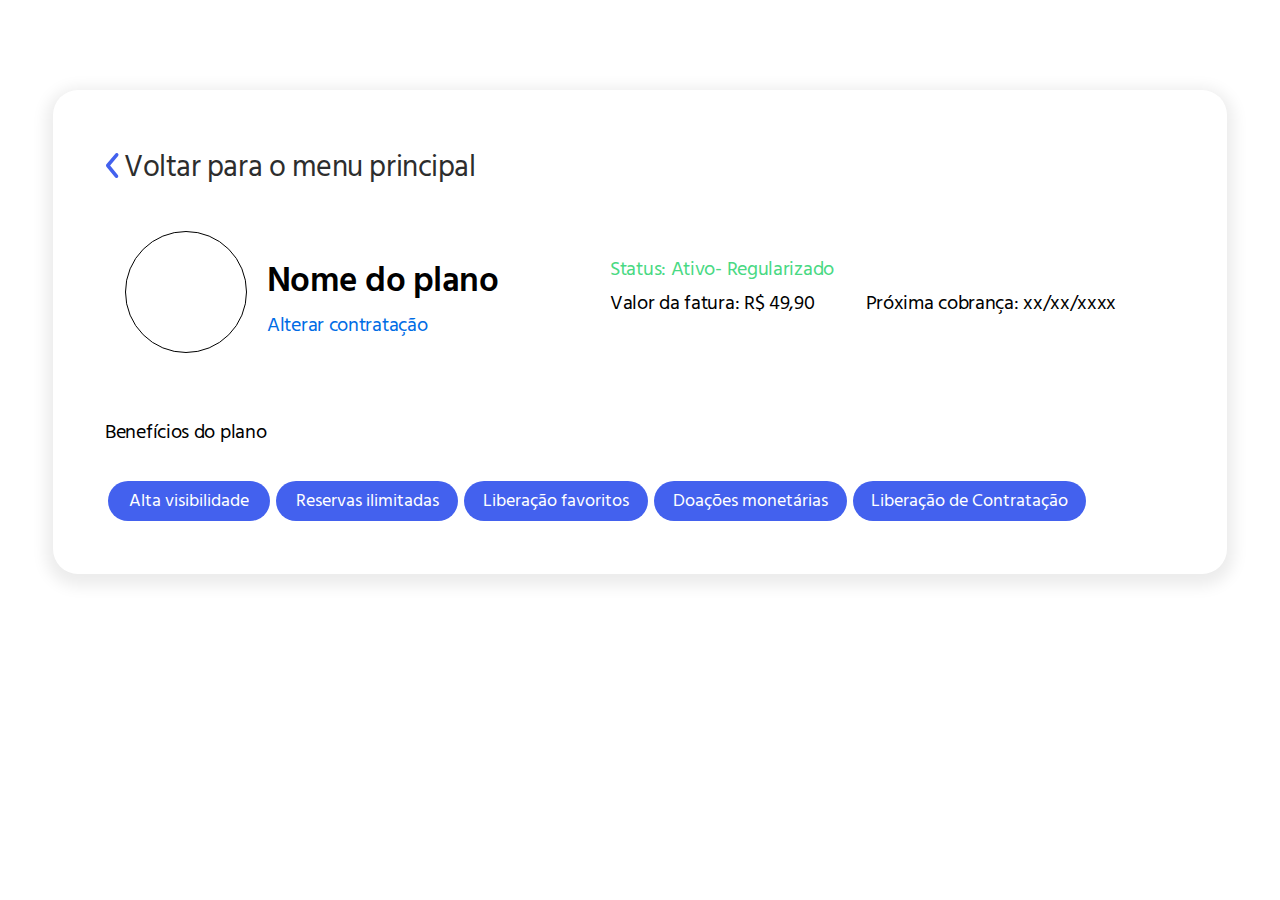
<file: PI3Konex_Rapina/src/main/webapp/HTML/altPlano.html>
<!DOCTYPE html>
<html>
<head>
    <meta charset="UTF-8">
    <link rel="stylesheet" href="../CSS/altPlano.css">
    <title>Document</title>
</head>
<body>
    <div class="todo">
        <div class="link">
            <a href="">
                <svg width="13" height="25" viewBox="0 0 13 25" fill="none" xmlns="http://www.w3.org/2000/svg">
                <path d="M10.4231 24.9999C10.1564 25.0008 9.89279 24.9419 9.65177 24.8276C9.41076 24.7133 9.19843 24.5464 9.03038 24.3392L0.40619 13.626C0.143569 13.3065 0 12.9057 0 12.4921C0 12.0786 0.143569 11.6778 0.40619 11.3583L9.33392 0.645033C9.637 0.280394 10.0725 0.0510867 10.5447 0.00755554C11.0168 -0.0359756 11.4869 0.109836 11.8515 0.412911C12.2162 0.715987 12.4455 1.1515 12.489 1.62365C12.5325 2.09579 12.3867 2.56589 12.0837 2.93053L4.10227 12.5011L11.8158 22.0716C12.0342 22.3337 12.1729 22.6528 12.2155 22.9913C12.2581 23.3297 12.2029 23.6733 12.0564 23.9814C11.9099 24.2894 11.6782 24.5491 11.3888 24.7296C11.0993 24.9101 10.7642 25.0039 10.4231 24.9999Z" fill="#4361EE"/>
                </svg>                
                <p>Voltar para o menu principal</p>
            </a>
        </div>
        <div class="circulo"></div>
        <div class="nomepla">
            <h1>Nome do plano</h1>
            <a href="">Alterar contratação</a>
        </div>
        <div class="infos">
            <h1 id="status">Status: Ativo- Regularizado</h1>
            <p>Valor da fatura: R$ 49,90</p>
            <p id="nextData">Próxima cobrança: xx/xx/xxxx</p>
        </div>

        <div class="beneficios">
            <h3>Benefícios do plano</h3>
            <p id="alt">Alta visibilidade</p>
            <p id="res">Reservas ilimitadas</p>
            <p id="libfav">Liberação favoritos</p>
            <p id="doa">Doações monetárias</p>
            <p id="libcon">Liberação de Contratação</p>
        </div>
    </div>
</body>
</html>
</file>
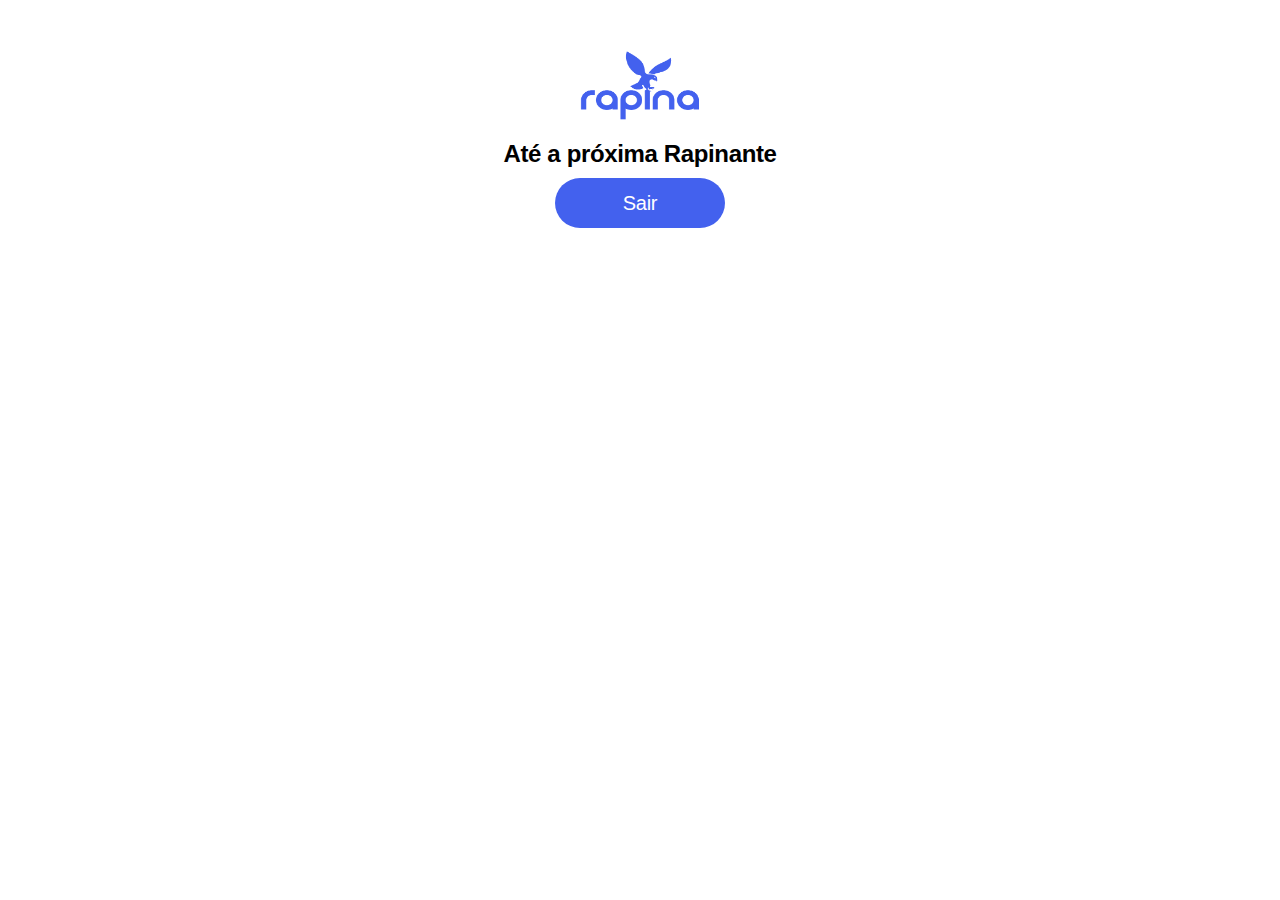
<file: PI3Konex_Rapina/src/main/webapp/HTML/ateProx.html>
<!DOCTYPE html>
<html>
<head>
    <meta charset="UTF-8">
    <link rel="stylesheet" href="../CSS/ateProx.css">
    <title>Document</title>
</head>
<body>
    <div class="todo">
        <img src="../images/icons/logotipo.png" alt="">
        <h1>Até a próxima Rapinante</h1>
        <a href="" id="btnSair"><button>Sair</button></a>

    </div>
    
</body>
</html>
</file>
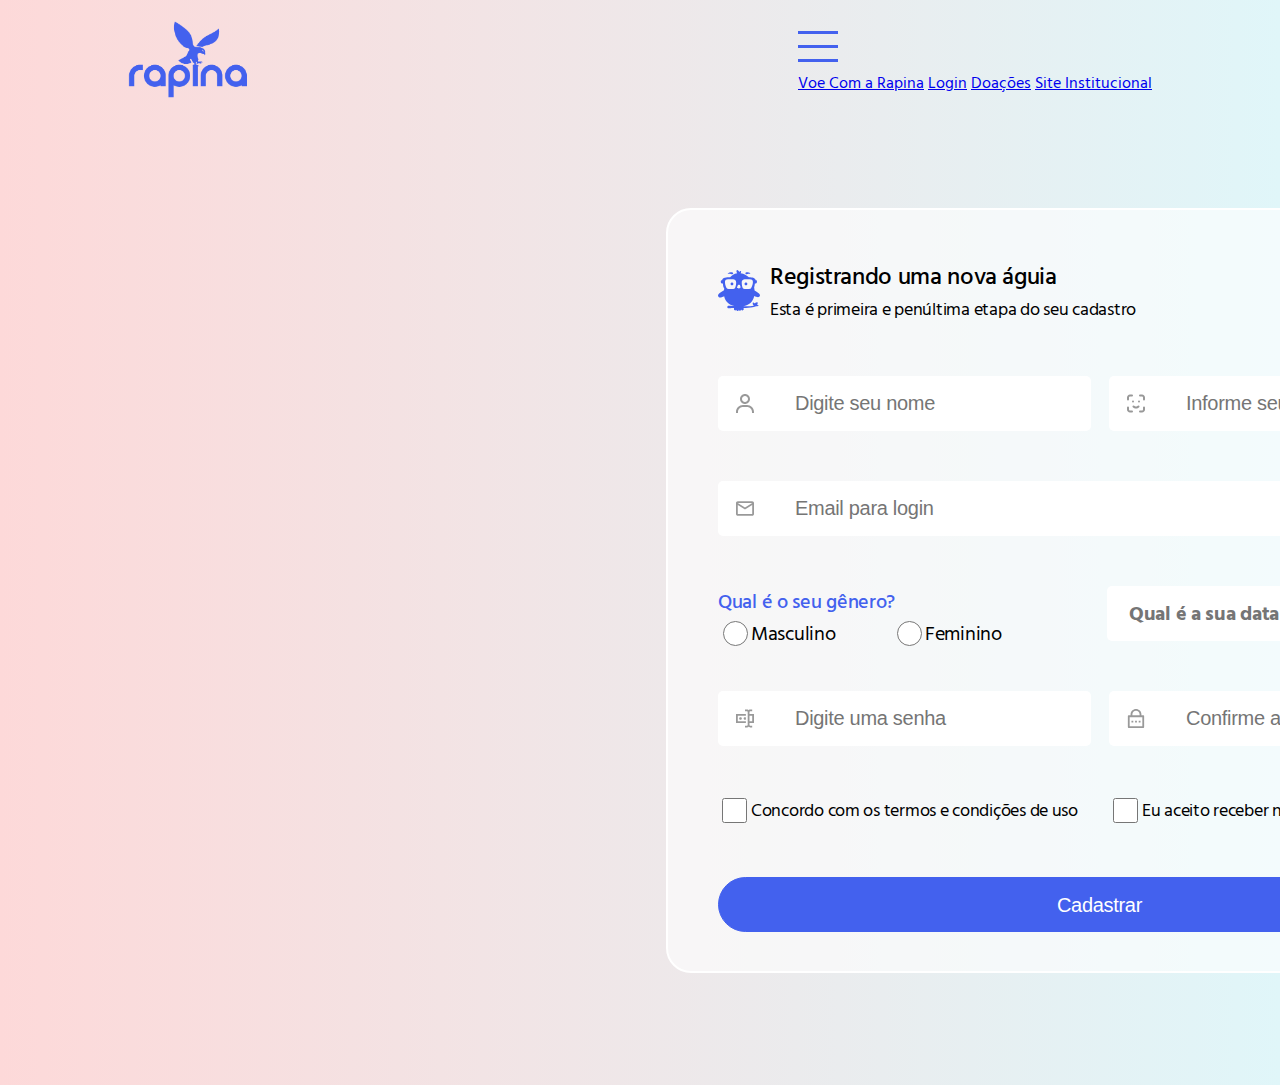
<file: PI3Konex_Rapina/src/main/webapp/HTML/cadastroCli.html>
<!DOCTYPE html>
<html>
<head>
    <meta charset="UTF-8">
    <link rel="stylesheet" href="../CSS/cadastroCli.css">
    
    <link rel="stylesheet" href="https://cdn.jsdelivr.net/npm/bootstrap@4.6.0/dist/css/bootstrap.min.css" integrity="sha384-B0vP5xmATw1+K9KRQjQERJvTumQW0nPEzvF6L/Z6nronJ3oUOFUFpCjEUQouq2+l" crossorigin="anonymous">        
    <script src="https://code.jquery.com/jquery-3.5.1.slim.min.js" integrity="sha384-DfXdz2htPH0lsSSs5nCTpuj/zy4C+OGpamoFVy38MVBnE+IbbVYUew+OrCXaRkfj" crossorigin="anonymous"></script>
    <script src="https://cdn.jsdelivr.net/npm/bootstrap@4.6.0/dist/js/bootstrap.bundle.min.js" integrity="sha384-Piv4xVNRyMGpqkS2by6br4gNJ7DXjqk09RmUpJ8jgGtD7zP9yug3goQfGII0yAns" crossorigin="anonymous"></script>
    <title>Document</title>
</head>
<body>
    <div id="container-landing">
        <section class="menu-bar">
            <div>
                <img src="../images/icons/logotipo.png" alt="logo-image" class="logo-icon" />
            </div>
            <div>

                <div class="dropdown mr-5 mt-4" >
                    <a class="btn  dropdown-toggle" href="#" role="button" id="dropdownMenuLink" data-toggle="dropdown" aria-haspopup="true" aria-expanded="false">
                        <svg width="40" height="31" viewBox="0 0 40 31" fill="none" xmlns="http://www.w3.org/2000/svg">
                            <rect width="40" height="3" fill="#4361EE"/>
                            <rect y="28" width="40" height="3" fill="#4361EE"/>
                            <rect y="14" width="40" height="3" fill="#4361EE"/>
                            
                        </svg>
                    </a>
                  
                    <div class="dropdown-menu dropdown-menu-right" aria-labelledby="dropdownMenuLink">
                      <a class="dropdown-item" href="partnerStore.html">Voe Com a Rapina</a>
                      <a class="dropdown-item" href="formEmail.html">Login</a>
                      <a class="dropdown-item" href="doacoes.html">Doações</a>
                      <a class="dropdown-item" href="about.html">Site Institucional</a>
                    </div>
                  </div>
            </div>
        </section>
    </div>
    <div class="Foguete">
    <div class="check">

    

    <div class="bloco">
        
        <div class="topobloco">
            <svg width="42" height="41" viewBox="0 0 42 41" fill="none" xmlns="http://www.w3.org/2000/svg">
                <path d="M27.4083 3.27087C27.5132 2.19653 29.2716 2.11389 30.6101 2.55189C30.6888 2.57668 32.9021 3.35351 32.2722 3.80803C29.8315 3.19649 27.3383 5.31211 27.4083 3.27087ZM9.82453 3.84109C12.5102 3.1717 15.2484 5.49392 15.1696 3.25434C15.0559 2.08083 13.1226 1.98993 11.6529 2.46098C11.5654 2.48577 9.14218 3.32872 9.82453 3.84109ZM27.9506 12.568C27.1808 12.568 26.5509 13.163 26.5509 13.8903C26.5509 14.6175 27.1808 15.2125 27.9506 15.2125C28.7205 15.2125 29.3503 14.6175 29.3503 13.8903C29.3503 13.163 28.7205 12.568 27.9506 12.568ZM13.9799 12.568C13.2101 12.568 12.5802 13.163 12.5802 13.8903C12.5802 14.6175 13.2101 15.2125 13.9799 15.2125C14.7497 15.2125 15.3796 14.6175 15.3796 13.8903C15.3796 13.163 14.7497 12.568 13.9799 12.568ZM41.8427 26.0551C40.9766 28.0385 38.2822 26.9641 36.2526 25.9559C35.0716 31.6664 31.17 35.1622 25.2037 36.22C25.23 36.2944 25.0288 36.2117 27.3033 36.3026C30.2427 36.4183 32.8846 36.0464 35.824 35.6415C34.0918 34.501 34.8267 32.5755 34.9666 32.4929C35.0891 32.4185 36.2526 32.6333 36.8562 33.4432C37.6086 32.4102 39.3407 32.2201 39.4982 32.3193C39.6381 32.4102 40.0755 34.0465 38.8945 35.1787C39.3057 35.1043 39.6119 35.0465 39.7519 35.0051C39.9793 34.939 41.3003 35.939 40.0231 36.1043C38.7721 36.2943 38.046 36.5257 35.9027 36.9968C31.8873 37.8811 28.3881 37.972 25.6061 38.0546L25.6936 39.0133C26.0261 40.5091 23.6466 41.0214 23.2791 39.5256C23.3491 41.0049 20.9084 41.3272 20.7947 39.443L20.7509 39.881C20.6897 41.4016 18.2665 41.3603 18.2752 39.8314C17.6191 40.9471 15.817 40.3934 15.9657 39.1289L16.0707 38.1042C12.8601 38.1786 10.8481 38.3604 10.6644 38.3604C8.83599 38.3604 8.83599 35.7489 10.6644 35.7489C10.8743 35.7489 13.0876 35.8563 16.1932 35.9803C10.8481 34.6994 7.12136 31.435 6.14157 26.2121C3.95454 27.2699 1.1114 28.4269 0.175353 26.2782C-0.7432 24.1791 2.0562 22.7577 6.0191 20.2123C6.08034 19.6669 6.15907 19.1132 6.2553 18.576C4.99557 16.9563 5.24052 15.5762 4.84685 13.5845C3.37717 13.7828 2.81729 12.8325 2.78229 11.6755C2.80854 11.0722 2.966 10.4441 2.99225 10.4028C3.08848 10.2541 3.87581 10.2375 4.10326 10.1879C4.62815 7.56822 8.52981 7.44425 12.0553 7.33682C13.7787 5.53524 16.0095 3.9072 19.1325 3.34524C17.7941 1.742 18.8351 0.0478533 18.9226 0.00653263C19.0713 -0.0595805 20.7772 0.361891 21.2233 1.92381C21.6782 1.19657 22.8242 0.981701 22.938 1.03955C23.0342 1.08913 23.4979 2.27917 22.5093 3.17996C26.0348 3.46921 28.8255 5.2212 30.9075 7.36988C34.0656 7.49384 37.1887 7.85746 37.6523 10.1797C37.8885 10.2293 38.6671 10.2458 38.7633 10.3946C38.7896 10.4359 38.947 11.0639 38.9733 11.6672C38.9295 12.8159 38.3784 13.7663 36.9087 13.5762C36.6288 15.0059 36.6725 16.2951 36.1476 17.5182C36.3576 18.4851 36.4976 19.4851 36.5675 20.5264C39.8043 22.6255 42.7175 24.0386 41.8427 26.0551ZM18.1527 12.5598C18.2315 8.92353 14.8372 9.07229 11.2767 9.22931C9.37838 9.31195 7.8737 9.38633 7.29633 10.378C6.29904 12.1052 7.81246 18.0554 9.32589 18.7413C10.1832 19.1297 15.747 19.3942 16.8755 18.1546C17.5929 17.3777 18.1877 14.0721 18.1527 12.5598ZM22.7018 17.3777C22.3256 16.353 22.1769 14.8902 21.3633 14.6754C21.1883 14.6341 20.576 14.6341 20.401 14.6754C19.5262 14.9068 19.4562 16.5017 18.9138 17.7496C20.261 17.7496 20.6022 18.5513 20.9871 18.5513C21.3633 18.5513 21.5383 17.6174 22.7018 17.3777ZM34.573 10.378C33.9956 9.37806 32.4034 9.31195 30.5051 9.22931C26.9883 9.07229 23.6641 8.91527 23.7428 12.5598C23.6991 14.0721 24.1802 17.3777 24.8975 18.1628C26.0348 19.3942 31.5986 19.138 32.4472 18.7496C33.8294 18.1215 35.6402 12.2292 34.573 10.378Z" fill="#4361EE"/>
            </svg>
            <h1>Registrando uma nova águia</h1>
            <p>Esta é primeira e penúltima etapa do seu cadastro</p>
        </div>
        
        <form action="">
        <div class="svg">
            <svg width="18" height="19" viewBox="0 0 18 19" fill="none" xmlns="http://www.w3.org/2000/svg">
                <path opacity="0.4" d="M9 0C6.243 0 4 2.243 4 5C4 7.757 6.243 10 9 10C11.757 10 14 7.757 14 5C14 2.243 11.757 0 9 0ZM9 8C7.346 8 6 6.654 6 5C6 3.346 7.346 2 9 2C10.654 2 12 3.346 12 5C12 6.654 10.654 8 9 8ZM18 19V18C18 14.141 14.859 11 11 11H7C3.14 11 0 14.141 0 18V19H2V18C2 15.243 4.243 13 7 13H11C13.757 13 16 15.243 16 18V19H18Z" fill="black"/>
            </svg>
        </div>                         
        <input class="text" type="text" id="nome" name="username" placeholder="Digite seu nome">
        
        <div class="margin"></div>
        
        <div class="svg">
            <svg width="18" height="18" viewBox="0 0 18 18" fill="none" xmlns="http://www.w3.org/2000/svg">
                <g opacity="0.4">
                <path d="M1 5V3C1 2.46957 1.21071 1.96086 1.58579 1.58579C1.96086 1.21071 2.46957 1 3 1H5" stroke="black" stroke-width="2" stroke-linecap="round" stroke-linejoin="round"/>
                <path d="M1 13V15C1 15.5304 1.21071 16.0391 1.58579 16.4142C1.96086 16.7893 2.46957 17 3 17H5" stroke="black" stroke-width="2" stroke-linecap="round" stroke-linejoin="round"/>
                <path d="M13 1H15C15.5304 1 16.0391 1.21071 16.4142 1.58579C16.7893 1.96086 17 2.46957 17 3V5" stroke="black" stroke-width="2" stroke-linecap="round" stroke-linejoin="round"/>
                <path d="M13 17H15C15.5304 17 16.0391 16.7893 16.4142 16.4142C16.7893 16.0391 17 15.5304 17 15V13" stroke="black" stroke-width="2" stroke-linecap="round" stroke-linejoin="round"/>
                <path d="M6 7H6.01" stroke="black" stroke-width="2" stroke-linecap="round" stroke-linejoin="round"/>
                <path d="M12 7H12.01" stroke="black" stroke-width="2" stroke-linecap="round" stroke-linejoin="round"/>
                <path d="M6.5 12C6.82588 12.3326 7.21485 12.5968 7.64413 12.7772C8.07341 12.9576 8.53436 13.0505 9 13.0505C9.46564 13.0505 9.92659 12.9576 10.3559 12.7772C10.7852 12.5968 11.1741 12.3326 11.5 12" stroke="black" stroke-width="2" stroke-linecap="round" stroke-linejoin="round"/>
                </g>
            </svg>                
        </div>           
        <!-- INPUT 1-->
        <input class="text" type="text" id="cpf" name="cpf" placeholder="Informe seu CPF">

        <div class="svg">
            <svg width="20" height="16" viewBox="0 0 20 16" fill="none" xmlns="http://www.w3.org/2000/svg">
                <path opacity="0.4" d="M20 2C20 0.9 19.1 0 18 0H2C0.9 0 0 0.9 0 2V14C0 15.1 0.9 16 2 16H18C19.1 16 20 15.1 20 14V2ZM18 2L10 7L2 2H18ZM18 14H2V4L10 9L18 4V14Z" fill="black"/>
                </svg>                               
        </div> 
        <!-- INPUT 2-->
        <input class="text" type="text" id="email" name="email" placeholder="Email para login">
        
        <div class="genero">
            <h1>Qual é o seu gênero?</h1>
            <div class="radio">
                <label for="Masculino">
                    <!-- INPUT 3-->
                    <input type="radio" id="Masculino" name="genero" value="Masculino">
                    <p>Masculino</p>
                </label>
                <div class="marginRadio"></div>
                <label for="Feminino">
                    <!-- INPUT 4-->
                    <input type="radio" id="Feminino" name="genero" value="Feminino">
                    <p>Feminino</p>
                </label>
            </div>
        </div>

        <!-- INPUT 5-->                         
        <input class="data" type="text" id="data" name="dataNasci" placeholder="Qual é a sua data de nascimento?">
        <div class="svgdata">
                <svg width="22" height="22" viewBox="0 0 22 22" fill="none" xmlns="http://www.w3.org/2000/svg">
                    <g opacity="0.4">
                    <path d="M17 3H5C2.79086 3 1 4.79086 1 7V17C1 19.2091 2.79086 21 5 21H17C19.2091 21 21 19.2091 21 17V7C21 4.79086 19.2091 3 17 3Z" stroke="black" stroke-width="2" stroke-linecap="round" stroke-linejoin="round"/>
                    <path d="M7 1V5" stroke="black" stroke-width="2" stroke-linecap="round" stroke-linejoin="round"/>
                    <path d="M15 1V5" stroke="black" stroke-width="2" stroke-linecap="round" stroke-linejoin="round"/>
                    <path d="M1 9H21" stroke="black" stroke-width="2" stroke-linecap="round" stroke-linejoin="round"/>
                    </g>
                </svg>      
        </div>

        <div class="svg">
            <svg width="20" height="20" viewBox="0 0 20 20" fill="none" xmlns="http://www.w3.org/2000/svg">
                <path opacity="0.4" d="M15 5H20V15H15V17C15 17.2652 15.1054 17.5196 15.2929 17.7071C15.4804 17.8946 15.7348 18 16 18H18V20H15.5C14.95 20 14 19.55 14 19C14 19.55 13.05 20 12.5 20H10V18H12C12.2652 18 12.5196 17.8946 12.7071 17.7071C12.8946 17.5196 13 17.2652 13 17V3C13 2.73478 12.8946 2.48043 12.7071 2.29289C12.5196 2.10536 12.2652 2 12 2H10V0H12.5C13.05 0 14 0.45 14 1C14 0.45 14.95 0 15.5 0H18V2H16C15.7348 2 15.4804 2.10536 15.2929 2.29289C15.1054 2.48043 15 2.73478 15 3V5ZM0 5H11V7H2V13H11V15H0V5ZM18 13V7H15V13H18ZM6.5 10C6.5 9.60218 6.34196 9.22064 6.06066 8.93934C5.77936 8.65804 5.39782 8.5 5 8.5C4.60218 8.5 4.22064 8.65804 3.93934 8.93934C3.65804 9.22064 3.5 9.60218 3.5 10C3.5 10.3978 3.65804 10.7794 3.93934 11.0607C4.22064 11.342 4.60218 11.5 5 11.5C5.39782 11.5 5.77936 11.342 6.06066 11.0607C6.34196 10.7794 6.5 10.3978 6.5 10ZM11 8.89C10.39 8.33 9.44 8.38 8.88 9C8.32 9.6 8.37 10.55 9 11.11C9.55 11.63 10.43 11.63 11 11.11V8.89Z" fill="black"/>
            </svg>                
        </div>           
        <!-- INPUT 6-->
        <input class="text" type="password" id="senha" name="senha" placeholder="Digite uma senha">
        
        <div class="margin"></div>
        
        <div class="svg">
            <svg width="18" height="21" viewBox="0 0 18 21" fill="none" xmlns="http://www.w3.org/2000/svg">
                <path opacity="0.4" d="M15 7H17C17.2652 7 17.5196 7.10536 17.7071 7.29289C17.8946 7.48043 18 7.73478 18 8V20C18 20.2652 17.8946 20.5196 17.7071 20.7071C17.5196 20.8946 17.2652 21 17 21H1C0.734784 21 0.48043 20.8946 0.292893 20.7071C0.105357 20.5196 0 20.2652 0 20V8C0 7.73478 0.105357 7.48043 0.292893 7.29289C0.48043 7.10536 0.734784 7 1 7H3V6C3 4.4087 3.63214 2.88258 4.75736 1.75736C5.88258 0.632141 7.4087 0 9 0C10.5913 0 12.1174 0.632141 13.2426 1.75736C14.3679 2.88258 15 4.4087 15 6V7ZM2 9V19H16V9H2ZM8 13H10V15H8V13ZM4 13H6V15H4V13ZM12 13H14V15H12V13ZM13 7V6C13 4.93913 12.5786 3.92172 11.8284 3.17157C11.0783 2.42143 10.0609 2 9 2C7.93913 2 6.92172 2.42143 6.17157 3.17157C5.42143 3.92172 5 4.93913 5 6V7H13Z" fill="black"/>
            </svg>                   
        </div> 
        <!-- INPUT 7-->
        <input class="text" type="password" id="senhacon" name="senhacon" placeholder="Confirme a sua senha">

        <div class="terms">
            <!-- INPUT 8-->
            <input type="checkbox" id="condicoes" name="condicoes" value="condicoes">
            <label for="condicoes"><p id="Pcond">Concordo com os termos e condições de uso</p></label>
            <!-- INPUT 9-->
            <input type="checkbox" id="novidades" name="novidades" value="novidades">
            <label for="novidades"><p>Eu aceito receber novidades e ofertas Rapina</p></label>
        </div>

        <div class="cadastrar">
            <button value="Submit">Cadastrar</button>  
        </div>
    </form>
    </div>
    </div>
    </div>


</body>
</html>
</file>
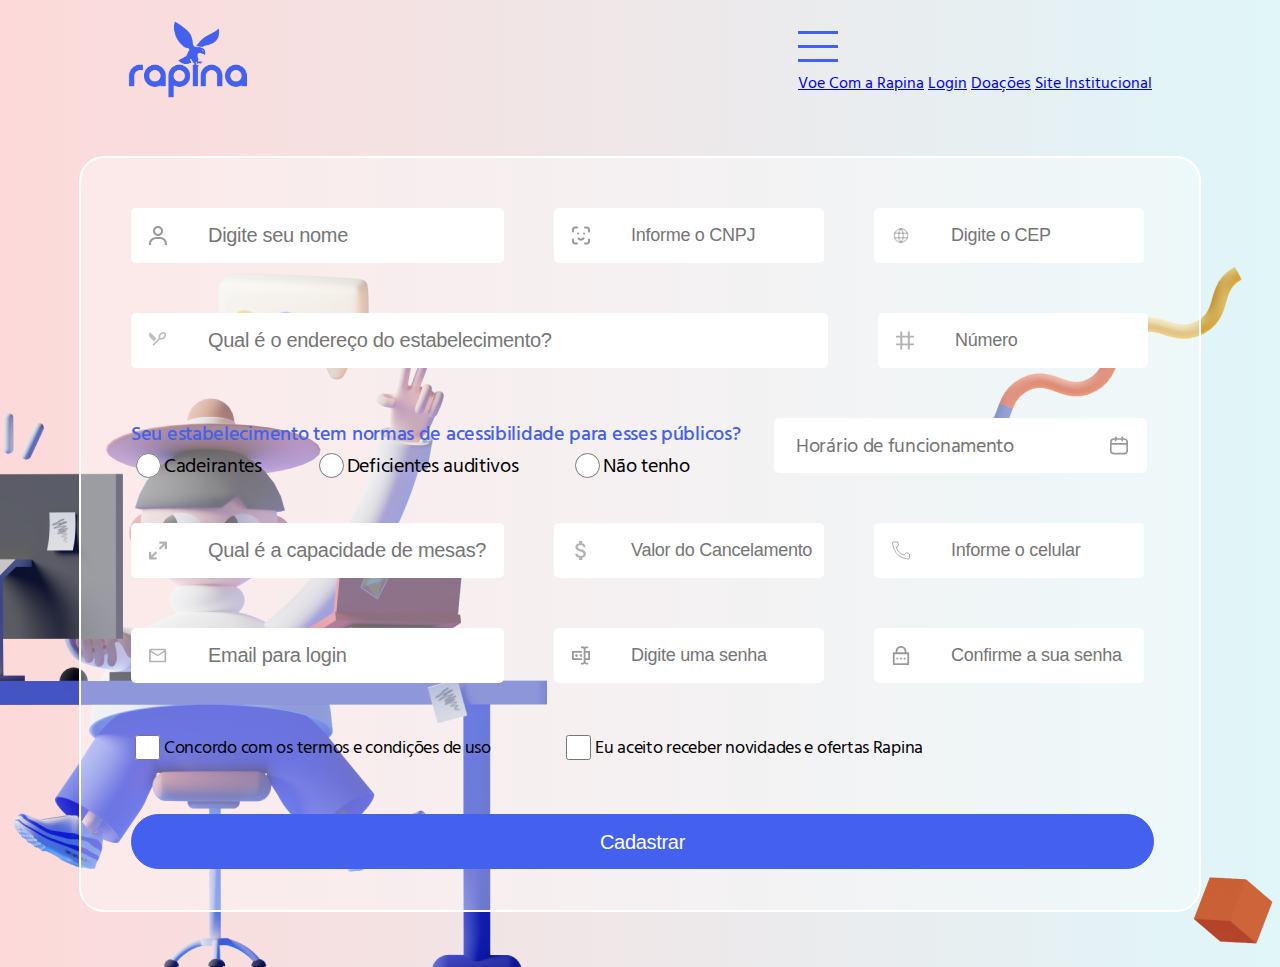
<file: PI3Konex_Rapina/src/main/webapp/HTML/cadastroEsta.html>
<!DOCTYPE html>
<html>
<head>
    <meta charset="UTF-8">
    <link rel="stylesheet" href="../CSS/cadastroEsta.css">
    <link rel="stylesheet" href="https://cdn.jsdelivr.net/npm/bootstrap@4.6.0/dist/css/bootstrap.min.css" integrity="sha384-B0vP5xmATw1+K9KRQjQERJvTumQW0nPEzvF6L/Z6nronJ3oUOFUFpCjEUQouq2+l" crossorigin="anonymous">        
    <script src="https://code.jquery.com/jquery-3.5.1.slim.min.js" integrity="sha384-DfXdz2htPH0lsSSs5nCTpuj/zy4C+OGpamoFVy38MVBnE+IbbVYUew+OrCXaRkfj" crossorigin="anonymous"></script>
    <script src="https://cdn.jsdelivr.net/npm/bootstrap@4.6.0/dist/js/bootstrap.bundle.min.js" integrity="sha384-Piv4xVNRyMGpqkS2by6br4gNJ7DXjqk09RmUpJ8jgGtD7zP9yug3goQfGII0yAns" crossorigin="anonymous"></script>
    <title>Document</title>
</head>
<body>
    <div id="container-landing">
        <section class="menu-bar">
            <div>
                <img src="../images/icons/logotipo.png" alt="logo-image" class="logo-icon" />
            </div>
            <div>

                <div class="dropdown mr-5 mt-4" >
                    <a class="btn  dropdown-toggle" href="#" role="button" id="dropdownMenuLink" data-toggle="dropdown" aria-haspopup="true" aria-expanded="false">
                        <svg width="40" height="31" viewBox="0 0 40 31" fill="none" xmlns="http://www.w3.org/2000/svg">
                            <rect width="40" height="3" fill="#4361EE"/>
                            <rect y="28" width="40" height="3" fill="#4361EE"/>
                            <rect y="14" width="40" height="3" fill="#4361EE"/>
                            
                        </svg>
                    </a>
                  
                    <div class="dropdown-menu dropdown-menu-right" aria-labelledby="dropdownMenuLink">
                      <a class="dropdown-item" href="partnerStore.html">Voe Com a Rapina</a>
                      <a class="dropdown-item" href="formEmail.html">Login</a>
                      <a class="dropdown-item" href="doacoes.html">Doações</a>
                      <a class="dropdown-item" href="about.html">Site Institucional</a>
                    </div>
                  </div>
            </div>
        </section>
    </div>
        <div class="boy">
        <div class="linha">
        <div class="cubo">

        <div class="bloco">
            <form action="">

        <div class="svg">
            <svg width="18" height="19" viewBox="0 0 18 19" fill="none" xmlns="http://www.w3.org/2000/svg">
                <path opacity="0.4" d="M9 0C6.243 0 4 2.243 4 5C4 7.757 6.243 10 9 10C11.757 10 14 7.757 14 5C14 2.243 11.757 0 9 0ZM9 8C7.346 8 6 6.654 6 5C6 3.346 7.346 2 9 2C10.654 2 12 3.346 12 5C12 6.654 10.654 8 9 8ZM18 19V18C18 14.141 14.859 11 11 11H7C3.14 11 0 14.141 0 18V19H2V18C2 15.243 4.243 13 7 13H11C13.757 13 16 15.243 16 18V19H18Z" fill="black"/>
            </svg>
        </div>                         
        <input class="text373" type="text" id="nome" name="username" placeholder="Digite seu nome">
        
        <div class="margin"></div>
        
        <div class="svg">
            <svg width="18" height="18" viewBox="0 0 18 18" fill="none" xmlns="http://www.w3.org/2000/svg">
                <g opacity="0.4">
                <path d="M1 5V3C1 2.46957 1.21071 1.96086 1.58579 1.58579C1.96086 1.21071 2.46957 1 3 1H5" stroke="black" stroke-width="2" stroke-linecap="round" stroke-linejoin="round"/>
                <path d="M1 13V15C1 15.5304 1.21071 16.0391 1.58579 16.4142C1.96086 16.7893 2.46957 17 3 17H5" stroke="black" stroke-width="2" stroke-linecap="round" stroke-linejoin="round"/>
                <path d="M13 1H15C15.5304 1 16.0391 1.21071 16.4142 1.58579C16.7893 1.96086 17 2.46957 17 3V5" stroke="black" stroke-width="2" stroke-linecap="round" stroke-linejoin="round"/>
                <path d="M13 17H15C15.5304 17 16.0391 16.7893 16.4142 16.4142C16.7893 16.0391 17 15.5304 17 15V13" stroke="black" stroke-width="2" stroke-linecap="round" stroke-linejoin="round"/>
                <path d="M6 7H6.01" stroke="black" stroke-width="2" stroke-linecap="round" stroke-linejoin="round"/>
                <path d="M12 7H12.01" stroke="black" stroke-width="2" stroke-linecap="round" stroke-linejoin="round"/>
                <path d="M6.5 12C6.82588 12.3326 7.21485 12.5968 7.64413 12.7772C8.07341 12.9576 8.53436 13.0505 9 13.0505C9.46564 13.0505 9.92659 12.9576 10.3559 12.7772C10.7852 12.5968 11.1741 12.3326 11.5 12" stroke="black" stroke-width="2" stroke-linecap="round" stroke-linejoin="round"/>
                </g>
            </svg>                
        </div>                         
        <input class="text270" type="text" id="cnpj" name="cnpj" placeholder="Informe o CNPJ">

        <div class="margin"></div>

        <div class="svg">
            <svg width="24" height="24" viewBox="0 0 24 24" fill="none" xmlns="http://www.w3.org/2000/svg">
                <path d="M12 21C16.9706 21 21 16.9706 21 12C21 7.02944 16.9706 3 12 3C7.02944 3 3 7.02944 3 12C3 16.9706 7.02944 21 12 21Z" stroke="black" stroke-opacity="0.2" stroke-width="2" stroke-linecap="round" stroke-linejoin="round"/>
                <path d="M3.6001 9H20.4001" stroke="black" stroke-opacity="0.2" stroke-width="2" stroke-linecap="round" stroke-linejoin="round"/>
                <path d="M3.6001 15H20.4001" stroke="black" stroke-opacity="0.2" stroke-width="2" stroke-linecap="round" stroke-linejoin="round"/>
                <path d="M11.5002 3C9.8155 5.69961 8.92236 8.81787 8.92236 12C8.92236 15.1821 9.8155 18.3004 11.5002 21" stroke="black" stroke-opacity="0.2" stroke-width="2" stroke-linecap="round" stroke-linejoin="round"/>
                <path d="M12.5 3C14.1847 5.69961 15.0778 8.81787 15.0778 12C15.0778 15.1821 14.1847 18.3004 12.5 21" stroke="black" stroke-opacity="0.2" stroke-width="2" stroke-linecap="round" stroke-linejoin="round"/>
            </svg>                
        </div>                         
        <input class="text270" type="text" id="cep" name="cep" placeholder="Digite o CEP">

        <div class="svg">
            <svg width="20" height="19" viewBox="0 0 20 19" fill="none" xmlns="http://www.w3.org/2000/svg">
                <path d="M12.5608 7.48957L11.9269 7.1954L11.4327 7.68955L9.96273 9.15955L9.25562 9.86666L9.25665 9.86768L8.55376 10.5685L4.56665 14.5441L11.4269 7.68376L11.9211 7.18962L11.6269 6.55572C11.1409 5.50827 11.4257 3.79566 12.806 2.41473C13.6241 1.60124 14.5916 1.1444 15.4633 1.0293C16.3345 0.914252 17.0494 1.14045 17.5127 1.60376C17.9815 2.07251 18.2069 2.78998 18.0911 3.65964C17.9751 4.53085 17.5162 5.49604 16.7027 6.30955C15.3216 7.69064 13.6085 7.97575 12.5608 7.48957ZM1.29264 1.90249L6.77512 7.37716L5.35899 8.79329L1.87796 5.32057C1.87767 5.32027 1.87737 5.31998 1.87708 5.31968C1.31539 4.75591 1 3.99251 1 3.19666C1 2.74458 1.10177 2.30298 1.29264 1.90249Z" stroke="black" stroke-opacity="0.25" stroke-width="2"/>
            </svg>                                                             
        </div>                         
        <input class="text697" type="text" id="endereco" name="endereco" placeholder="Qual é o endereço do estabelecimento? ">

        <div class="margin"></div>

        <div class="svg">
            <svg width="18" height="18" viewBox="0 0 18 18" fill="none" xmlns="http://www.w3.org/2000/svg">
                <path d="M17.8043 6.11413C17.912 6.11413 18 6.02609 18 5.91848V4.45109C18 4.34348 17.912 4.25543 17.8043 4.25543H13.7935V0.195652C13.7935 0.0880435 13.7054 0 13.5978 0H12.0326C11.925 0 11.837 0.0880435 11.837 0.195652V4.25543H6.26087V0.195652C6.26087 0.0880435 6.17283 0 6.06522 0H4.5C4.39239 0 4.30435 0.0880435 4.30435 0.195652V4.25543H0.195652C0.0880435 4.25543 0 4.34348 0 4.45109V5.91848C0 6.02609 0.0880435 6.11413 0.195652 6.11413H4.30435V11.8859H0.195652C0.0880435 11.8859 0 11.9739 0 12.0815V13.5489C0 13.6565 0.0880435 13.7446 0.195652 13.7446H4.30435V17.8043C4.30435 17.912 4.39239 18 4.5 18H6.06522C6.17283 18 6.26087 17.912 6.26087 17.8043V13.7446H11.837V17.8043C11.837 17.912 11.925 18 12.0326 18H13.5978C13.7054 18 13.7935 17.912 13.7935 17.8043V13.7446H17.8043C17.912 13.7446 18 13.6565 18 13.5489V12.0815C18 11.9739 17.912 11.8859 17.8043 11.8859H13.7935V6.11413H17.8043ZM11.837 11.8859H6.26087V6.11413H11.837V11.8859Z" fill="black" fill-opacity="0.3"/>
            </svg>                
        </div>                         
        <input class="text270" type="text" id="num" name="num" placeholder="Número">

        
        <div class="acessi">
            <h1>Seu estabelecimento tem normas de acessibilidade para esses públicos?</h1>
            <div class="radio">
                <label for="Cadeirantes">
                    <input type="radio" id="Cadeirantes" name="acessi" value="Cadeirantes">
                    <p>Cadeirantes</p>
                </label>
                <div class="marginRadio"></div>
                <label for="audi">
                    <input type="radio" id="audi" name="acessi" value="auditivos">
                    <p>Deficientes auditivos</p>
                </label>
                <div class="marginRadio"></div>
                <label for="Nãotenho">
                    <input type="radio" id="Nãotenho" name="acessi" value="Nãotenho">
                    <p>Não tenho</p>
                </label>
            </div>
        </div>

                                 
        <input class="horario" type="text" id="horario" name="horariofun" placeholder="Horário de funcionamento">
        <div class="svghora">
                <svg width="22" height="22" viewBox="0 0 22 22" fill="none" xmlns="http://www.w3.org/2000/svg">
                    <g opacity="0.4">
                    <path d="M17 3H5C2.79086 3 1 4.79086 1 7V17C1 19.2091 2.79086 21 5 21H17C19.2091 21 21 19.2091 21 17V7C21 4.79086 19.2091 3 17 3Z" stroke="black" stroke-width="2" stroke-linecap="round" stroke-linejoin="round"/>
                    <path d="M7 1V5" stroke="black" stroke-width="2" stroke-linecap="round" stroke-linejoin="round"/>
                    <path d="M15 1V5" stroke="black" stroke-width="2" stroke-linecap="round" stroke-linejoin="round"/>
                    <path d="M1 9H21" stroke="black" stroke-width="2" stroke-linecap="round" stroke-linejoin="round"/>
                    </g>
                </svg>            
        </div>

        <div class="svg">
            <svg width="18" height="18" viewBox="0 0 18 18" fill="none" xmlns="http://www.w3.org/2000/svg">
                <path d="M18 1.125C18 0.826631 17.8815 0.540484 17.6705 0.329505C17.4595 0.118527 17.1734 0 16.875 0H11.25C10.9516 0 10.6655 0.118527 10.4545 0.329505C10.2435 0.540484 10.125 0.826631 10.125 1.125C10.125 1.42337 10.2435 1.70952 10.4545 1.92049C10.6655 2.13147 10.9516 2.25 11.25 2.25H14.1412L10.4513 5.95125C10.3458 6.05583 10.2621 6.18026 10.205 6.31735C10.1479 6.45444 10.1185 6.60149 10.1185 6.75C10.1185 6.89851 10.1479 7.04556 10.205 7.18265C10.2621 7.31974 10.3458 7.44417 10.4513 7.54875C10.5558 7.65419 10.6803 7.73789 10.8174 7.795C10.9544 7.85212 11.1015 7.88152 11.25 7.88152C11.3985 7.88152 11.5456 7.85212 11.6826 7.795C11.8197 7.73789 11.9442 7.65419 12.0487 7.54875L15.75 3.8475V6.75C15.75 7.04837 15.8685 7.33452 16.0795 7.5455C16.2905 7.75647 16.5766 7.875 16.875 7.875C17.1734 7.875 17.4595 7.75647 17.6705 7.5455C17.8815 7.33452 18 7.04837 18 6.75V1.125ZM7.54875 10.4513C7.44417 10.3458 7.31974 10.2621 7.18265 10.205C7.04556 10.1479 6.89851 10.1185 6.75 10.1185C6.60149 10.1185 6.45444 10.1479 6.31735 10.205C6.18026 10.2621 6.05583 10.3458 5.95125 10.4513L2.25 14.1412V11.25C2.25 10.9516 2.13147 10.6655 1.92049 10.4545C1.70952 10.2435 1.42337 10.125 1.125 10.125C0.826631 10.125 0.540484 10.2435 0.329505 10.4545C0.118527 10.6655 0 10.9516 0 11.25V16.875C0 17.1734 0.118527 17.4595 0.329505 17.6705C0.540484 17.8815 0.826631 18 1.125 18H6.75C7.04837 18 7.33452 17.8815 7.5455 17.6705C7.75647 17.4595 7.875 17.1734 7.875 16.875C7.875 16.5766 7.75647 16.2905 7.5455 16.0795C7.33452 15.8685 7.04837 15.75 6.75 15.75H3.8475L7.54875 12.0487C7.65419 11.9442 7.73789 11.8197 7.795 11.6826C7.85212 11.5456 7.88152 11.3985 7.88152 11.25C7.88152 11.1015 7.85212 10.9544 7.795 10.8174C7.73789 10.6803 7.65419 10.5558 7.54875 10.4513Z" fill="black" fill-opacity="0.3"/>
            </svg>                
        </div>                         
        <input class="text373" type="text" id="capmes" name="capmes" placeholder="Qual é a capacidade de mesas?">

        <div class="margin"></div>

        <div class="svg">
            <svg width="11" height="18" viewBox="0 0 11 18" fill="none" xmlns="http://www.w3.org/2000/svg">
                <path d="M5.48 7.9C3.21 7.31 2.48 6.7 2.48 5.75C2.48 4.66 3.49 3.9 5.18 3.9C6.96 3.9 7.62 4.75 7.68 6H9.89C9.82 4.28 8.77 2.7 6.68 2.19V0H3.68V2.16C1.74 2.58 0.18 3.84 0.18 5.77C0.18 8.08 2.09 9.23 4.88 9.9C7.38 10.5 7.88 11.38 7.88 12.31C7.88 13 7.39 14.1 5.18 14.1C3.12 14.1 2.31 13.18 2.2 12H0C0.12 14.19 1.76 15.42 3.68 15.83V18H6.68V15.85C8.63 15.48 10.18 14.35 10.18 12.3C10.18 9.46 7.75 8.49 5.48 7.9Z" fill="black" fill-opacity="0.3"/>
            </svg>                
        </div>                         
        <input class="text270" type="text" id="valcan" name="valcan" placeholder="Valor do Cancelamento">

        <div class="margin"></div>

        <div class="svg">
            <svg width="18" height="18" viewBox="0 0 18 18" fill="none" xmlns="http://www.w3.org/2000/svg">
                <path opacity="0.3" d="M11.9389 13.2886L12.1815 13.3189L12.3544 13.146L13.9022 11.5976C13.9025 11.5972 13.9028 11.5969 13.9031 11.5966C14.0429 11.4589 14.2195 11.3647 14.4116 11.3252C14.6037 11.2858 14.8032 11.3029 14.9858 11.3745C14.9862 11.3746 14.9866 11.3748 14.9869 11.3749L16.8708 12.1274C16.8712 12.1276 16.8716 12.1277 16.872 12.1279C17.056 12.2029 17.2137 12.3305 17.3255 12.4949C17.4371 12.6591 17.4978 12.8526 17.5 13.0511V16.5075C17.4987 16.6422 17.4703 16.7752 17.4165 16.8986C17.3624 17.0226 17.2839 17.1343 17.1856 17.227C17.0872 17.3198 16.9712 17.3917 16.8444 17.4383C16.7184 17.4847 16.5844 17.5053 16.4503 17.4988C9.99645 17.0964 6.15615 14.1741 3.85229 10.849C1.53311 7.5017 0.754087 3.71801 0.505991 1.61159C0.4906 1.47142 0.504946 1.32957 0.548095 1.19533C0.59139 1.06062 0.6627 0.936629 0.757322 0.8315C0.851942 0.726372 0.967729 0.64249 1.09706 0.585362C1.22638 0.528234 1.36633 0.499151 1.50768 0.500019V0.500028H1.51075H4.85208C5.05026 0.500749 5.24374 0.560698 5.40767 0.672215L5.6889 0.258805L5.40767 0.672216C5.57179 0.78386 5.6988 0.942092 5.77233 1.12658L5.77241 1.1268L6.52664 3.0166L6.52663 3.0166L6.528 3.01996C6.60182 3.20109 6.62065 3.39998 6.58214 3.59176C6.54367 3.78337 6.44968 3.95938 6.31192 4.09786C6.31179 4.09799 6.31166 4.09812 6.31153 4.09825L4.76221 5.6482L4.58446 5.82602L4.6212 6.07474L5.11583 6.00168C4.6212 6.07474 4.62123 6.075 4.62128 6.07527L4.62138 6.07594L4.62164 6.0777L4.62243 6.08286L4.62512 6.09966C4.62741 6.1137 4.63074 6.13337 4.63523 6.15832C4.64421 6.2082 4.65785 6.27925 4.67722 6.36867C4.71594 6.54739 4.77765 6.80009 4.8709 7.1042C5.05702 7.71115 5.37096 8.52999 5.88357 9.37586C6.91385 11.076 8.75462 12.8914 11.9389 13.2886Z" stroke="black"/>
            </svg>                
        </div>                         
        <input class="text270" type="text" id="cel" name="cel" placeholder="Informe o celular">

        <div class="svg">
            <svg width="21" height="16" viewBox="0 0 21 16" fill="none" xmlns="http://www.w3.org/2000/svg">
                <path opacity="0.3" d="M20.0744 2C20.0744 0.9 19.1726 0 18.0705 0H2.03908C0.936923 0 0.0351562 0.9 0.0351562 2V14C0.0351562 15.1 0.936923 16 2.03908 16H18.0705C19.1726 16 20.0744 15.1 20.0744 14V2ZM18.0705 2L10.0548 7L2.03908 2H18.0705ZM18.0705 14H2.03908V4L10.0548 9L18.0705 4V14Z" fill="black"/>
            </svg>                
        </div>                         
        <input class="text373" type="text" id="email" name="email" placeholder="Email para login">

        <div class="margin"></div>

        <div class="svg">
            <svg width="20" height="20" viewBox="0 0 20 20" fill="none" xmlns="http://www.w3.org/2000/svg">
                <path opacity="0.4" d="M15 5H20V15H15V17C15 17.2652 15.1054 17.5196 15.2929 17.7071C15.4804 17.8946 15.7348 18 16 18H18V20H15.5C14.95 20 14 19.55 14 19C14 19.55 13.05 20 12.5 20H10V18H12C12.2652 18 12.5196 17.8946 12.7071 17.7071C12.8946 17.5196 13 17.2652 13 17V3C13 2.73478 12.8946 2.48043 12.7071 2.29289C12.5196 2.10536 12.2652 2 12 2H10V0H12.5C13.05 0 14 0.45 14 1C14 0.45 14.95 0 15.5 0H18V2H16C15.7348 2 15.4804 2.10536 15.2929 2.29289C15.1054 2.48043 15 2.73478 15 3V5ZM0 5H11V7H2V13H11V15H0V5ZM18 13V7H15V13H18ZM6.5 10C6.5 9.60218 6.34196 9.22064 6.06066 8.93934C5.77936 8.65804 5.39782 8.5 5 8.5C4.60218 8.5 4.22064 8.65804 3.93934 8.93934C3.65804 9.22064 3.5 9.60218 3.5 10C3.5 10.3978 3.65804 10.7794 3.93934 11.0607C4.22064 11.342 4.60218 11.5 5 11.5C5.39782 11.5 5.77936 11.342 6.06066 11.0607C6.34196 10.7794 6.5 10.3978 6.5 10ZM11 8.89C10.39 8.33 9.44 8.38 8.88 9C8.32 9.6 8.37 10.55 9 11.11C9.55 11.63 10.43 11.63 11 11.11V8.89Z" fill="black"/>
            </svg>                
        </div>                         
        <input class="text270" type="password" id="senha" name="senha" placeholder="Digite uma senha">
        
        <div class="margin"></div>
        
        <div class="svg">
            <svg width="18" height="21" viewBox="0 0 18 21" fill="none" xmlns="http://www.w3.org/2000/svg">
                <path opacity="0.4" d="M15 7H17C17.2652 7 17.5196 7.10536 17.7071 7.29289C17.8946 7.48043 18 7.73478 18 8V20C18 20.2652 17.8946 20.5196 17.7071 20.7071C17.5196 20.8946 17.2652 21 17 21H1C0.734784 21 0.48043 20.8946 0.292893 20.7071C0.105357 20.5196 0 20.2652 0 20V8C0 7.73478 0.105357 7.48043 0.292893 7.29289C0.48043 7.10536 0.734784 7 1 7H3V6C3 4.4087 3.63214 2.88258 4.75736 1.75736C5.88258 0.632141 7.4087 0 9 0C10.5913 0 12.1174 0.632141 13.2426 1.75736C14.3679 2.88258 15 4.4087 15 6V7ZM2 9V19H16V9H2ZM8 13H10V15H8V13ZM4 13H6V15H4V13ZM12 13H14V15H12V13ZM13 7V6C13 4.93913 12.5786 3.92172 11.8284 3.17157C11.0783 2.42143 10.0609 2 9 2C7.93913 2 6.92172 2.42143 6.17157 3.17157C5.42143 3.92172 5 4.93913 5 6V7H13Z" fill="black"/>
            </svg>                   
        </div>                         
        <input class="text270" type="password" id="senhacon" name="senhacon" placeholder="Confirme a sua senha">

        <div class="terms">

            <input type="checkbox" id="condicoes" name="condicoes" value="condicoes">
            <label for="condicoes"><p id="Pcond">Concordo com os termos e condições de uso</p></label>
            <input type="checkbox" id="novidades" name="novidades" value="novidades">
            <label for="novidades"><p>Eu aceito receber novidades e ofertas Rapina</p></label>
            
        </div>
        
        <div class="cadastrar">
            <button value="Submit">
                Cadastrar
            </button>
        </div>
    </form>
    </div>

    </div>
    </div>
    </div>
</body>
</html>
</file>
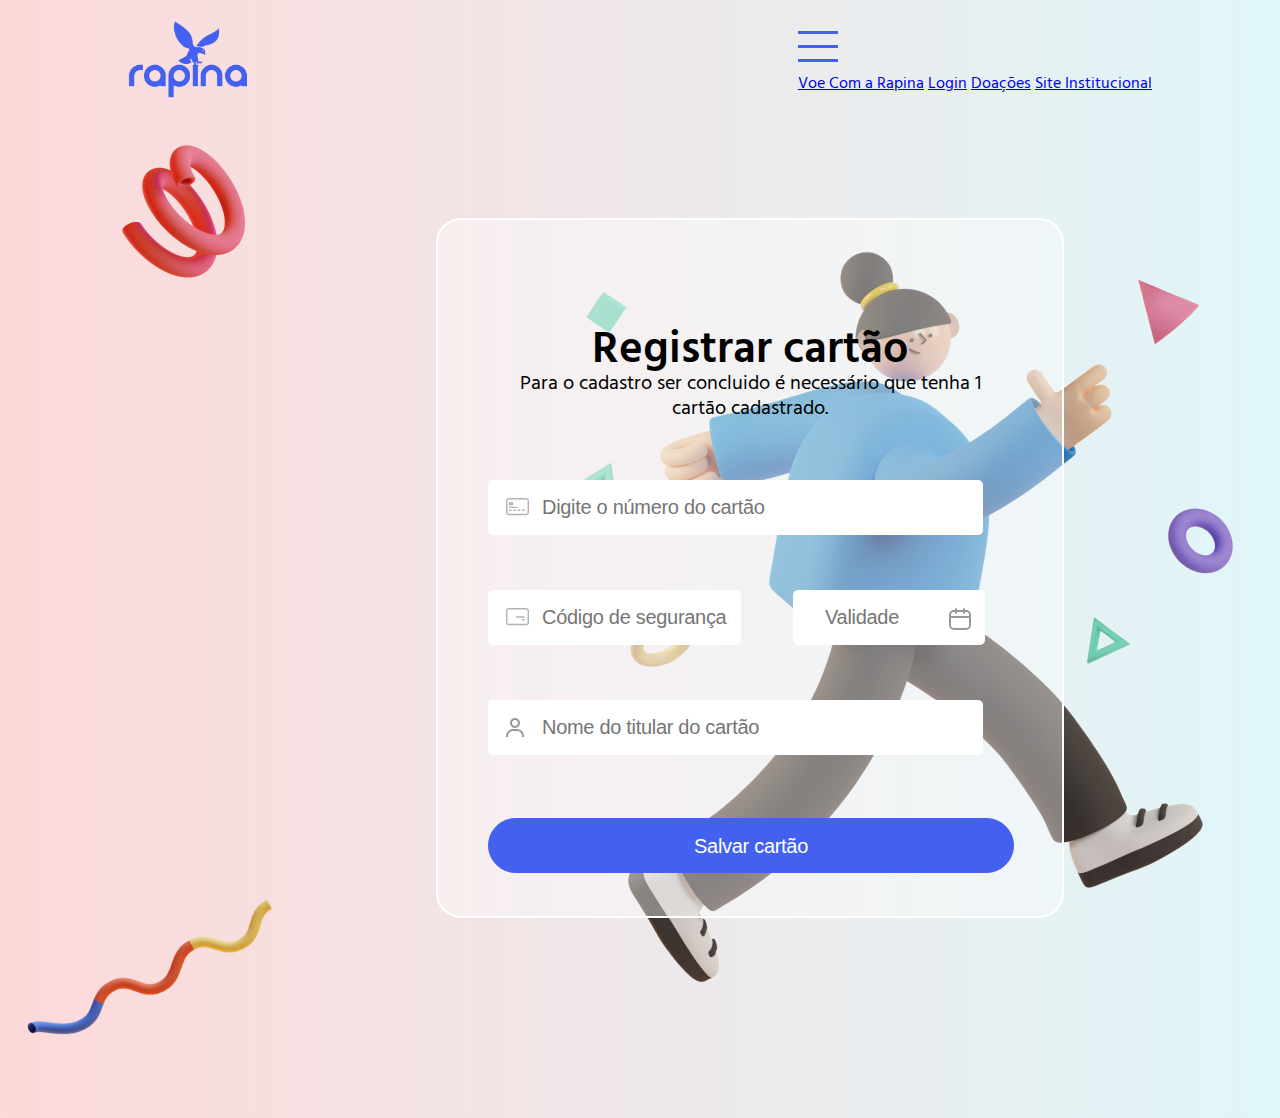
<file: PI3Konex_Rapina/src/main/webapp/HTML/cartaoRegistro.html>
<!DOCTYPE html>
<html>
<head>
    <meta charset="UTF-8">
    <link rel="stylesheet" href="../CSS/cartaoRegistro.css">

    <link rel="stylesheet" href="https://cdn.jsdelivr.net/npm/bootstrap@4.6.0/dist/css/bootstrap.min.css" integrity="sha384-B0vP5xmATw1+K9KRQjQERJvTumQW0nPEzvF6L/Z6nronJ3oUOFUFpCjEUQouq2+l" crossorigin="anonymous">        
        <script src="https://code.jquery.com/jquery-3.5.1.slim.min.js" integrity="sha384-DfXdz2htPH0lsSSs5nCTpuj/zy4C+OGpamoFVy38MVBnE+IbbVYUew+OrCXaRkfj" crossorigin="anonymous"></script>
        <script src="https://cdn.jsdelivr.net/npm/bootstrap@4.6.0/dist/js/bootstrap.bundle.min.js" integrity="sha384-Piv4xVNRyMGpqkS2by6br4gNJ7DXjqk09RmUpJ8jgGtD7zP9yug3goQfGII0yAns" crossorigin="anonymous"></script>

    <title>Document</title>
</head>
<body>
    <div id="container-landing">
        <section class="menu-bar">
            <div>
                <img src="../images/icons/logotipo.png" alt="logo-image" class="logo-icon" />
            </div>
            <div>

                <div class="dropdown mr-5 mt-4" >
                    <a class="btn  dropdown-toggle" href="#" role="button" id="dropdownMenuLink" data-toggle="dropdown" aria-haspopup="true" aria-expanded="false">
                        <svg width="40" height="31" viewBox="0 0 40 31" fill="none" xmlns="http://www.w3.org/2000/svg">
                            <rect width="40" height="3" fill="#4361EE"/>
                            <rect y="28" width="40" height="3" fill="#4361EE"/>
                            <rect y="14" width="40" height="3" fill="#4361EE"/>
                            
                        </svg>
                    </a>
                  
                    <div class="dropdown-menu dropdown-menu-right" aria-labelledby="dropdownMenuLink">
                      <a class="dropdown-item" href="partnerStore.html">Voe Com a Rapina</a>
                      <a class="dropdown-item" href="formEmail.html">Login</a>
                      <a class="dropdown-item" href="doacoes.html">Doações</a>
                      <a class="dropdown-item" href="about.html">Site Institucional</a>
                    </div>
                  </div>
            </div>
        </section>
    </div>
    <div class="girl">
    <div class="espiral">
    <div class="linha">
    <div class="bloco">
        <form action="">

            <h1>Registrar cartão</h1>
            <p>Para o cadastro ser concluido é necessário que tenha 1 cartão cadastrado.</p>

            <div class="text526">
                <div class="svg">
                    <svg width="23" height="18" viewBox="0 0 23 18" fill="none" xmlns="http://www.w3.org/2000/svg">
                    <path d="M20.1245 1.4375C20.5058 1.4375 20.8714 1.58895 21.141 1.85853C21.4106 2.12812 21.562 2.49375 21.562 2.875V14.375C21.562 14.7562 21.4106 15.1219 21.141 15.3915C20.8714 15.661 20.5058 15.8125 20.1245 15.8125H2.87451C2.49326 15.8125 2.12763 15.661 1.85805 15.3915C1.58846 15.1219 1.43701 14.7562 1.43701 14.375V2.875C1.43701 2.49375 1.58846 2.12812 1.85805 1.85853C2.12763 1.58895 2.49326 1.4375 2.87451 1.4375H20.1245ZM2.87451 0C2.11201 0 1.38075 0.302901 0.84158 0.842068C0.302413 1.38123 -0.000488281 2.1125 -0.000488281 2.875L-0.000488281 14.375C-0.000488281 15.1375 0.302413 15.8688 0.84158 16.4079C1.38075 16.9471 2.11201 17.25 2.87451 17.25H20.1245C20.887 17.25 21.6183 16.9471 22.1574 16.4079C22.6966 15.8688 22.9995 15.1375 22.9995 14.375V2.875C22.9995 2.1125 22.6966 1.38123 22.1574 0.842068C21.6183 0.302901 20.887 0 20.1245 0H2.87451Z" fill="black" fill-opacity="0.3"/>
                    <path d="M2.87451 5.03125C2.87451 4.84063 2.95024 4.65781 3.08503 4.52302C3.21982 4.38823 3.40264 4.3125 3.59326 4.3125H6.46826C6.65889 4.3125 6.8417 4.38823 6.97649 4.52302C7.11129 4.65781 7.18701 4.84063 7.18701 5.03125V6.46875C7.18701 6.65937 7.11129 6.84219 6.97649 6.97698C6.8417 7.11177 6.65889 7.1875 6.46826 7.1875H3.59326C3.40264 7.1875 3.21982 7.11177 3.08503 6.97698C2.95024 6.84219 2.87451 6.65937 2.87451 6.46875V5.03125ZM2.87451 9.34375C2.87451 9.15313 2.95024 8.97031 3.08503 8.83552C3.21982 8.70072 3.40264 8.625 3.59326 8.625H10.7808C10.9714 8.625 11.1542 8.70072 11.289 8.83552C11.4238 8.97031 11.4995 9.15313 11.4995 9.34375C11.4995 9.53437 11.4238 9.71719 11.289 9.85198C11.1542 9.98678 10.9714 10.0625 10.7808 10.0625H3.59326C3.40264 10.0625 3.21982 9.98678 3.08503 9.85198C2.95024 9.71719 2.87451 9.53437 2.87451 9.34375ZM2.87451 12.2188C2.87451 12.0281 2.95024 11.8453 3.08503 11.7105C3.21982 11.5757 3.40264 11.5 3.59326 11.5H5.03076C5.22139 11.5 5.4042 11.5757 5.53899 11.7105C5.67379 11.8453 5.74951 12.0281 5.74951 12.2188C5.74951 12.4094 5.67379 12.5922 5.53899 12.727C5.4042 12.8618 5.22139 12.9375 5.03076 12.9375H3.59326C3.40264 12.9375 3.21982 12.8618 3.08503 12.727C2.95024 12.5922 2.87451 12.4094 2.87451 12.2188ZM7.18701 12.2188C7.18701 12.0281 7.26274 11.8453 7.39753 11.7105C7.53232 11.5757 7.71514 11.5 7.90576 11.5H9.34326C9.53389 11.5 9.7167 11.5757 9.85149 11.7105C9.98629 11.8453 10.062 12.0281 10.062 12.2188C10.062 12.4094 9.98629 12.5922 9.85149 12.727C9.7167 12.8618 9.53389 12.9375 9.34326 12.9375H7.90576C7.71514 12.9375 7.53232 12.8618 7.39753 12.727C7.26274 12.5922 7.18701 12.4094 7.18701 12.2188ZM11.4995 12.2188C11.4995 12.0281 11.5752 11.8453 11.71 11.7105C11.8448 11.5757 12.0276 11.5 12.2183 11.5H13.6558C13.8464 11.5 14.0292 11.5757 14.164 11.7105C14.2988 11.8453 14.3745 12.0281 14.3745 12.2188C14.3745 12.4094 14.2988 12.5922 14.164 12.727C14.0292 12.8618 13.8464 12.9375 13.6558 12.9375H12.2183C12.0276 12.9375 11.8448 12.8618 11.71 12.727C11.5752 12.5922 11.4995 12.4094 11.4995 12.2188ZM15.812 12.2188C15.812 12.0281 15.8877 11.8453 16.0225 11.7105C16.1573 11.5757 16.3401 11.5 16.5308 11.5H17.9683C18.1589 11.5 18.3417 11.5757 18.4765 11.7105C18.6113 11.8453 18.687 12.0281 18.687 12.2188C18.687 12.4094 18.6113 12.5922 18.4765 12.727C18.3417 12.8618 18.1589 12.9375 17.9683 12.9375H16.5308C16.3401 12.9375 16.1573 12.8618 16.0225 12.727C15.8877 12.5922 15.812 12.4094 15.812 12.2188Z" fill="black" fill-opacity="0.3"/>
                    </svg>                    
                </div>  
                <input type="text" placeholder="Digite o número do cartão"><!-- DECLARAR NAME-->
            </div>

            <div class="text279">
                <div class="svg">
                    <svg width="23" height="18" viewBox="0 0 23 18" fill="none" xmlns="http://www.w3.org/2000/svg">
                    <path d="M20.1245 1.4375C20.5058 1.4375 20.8714 1.58895 21.141 1.85853C21.4106 2.12812 21.562 2.49375 21.562 2.875V14.375C21.562 14.7562 21.4106 15.1219 21.141 15.3915C20.8714 15.661 20.5058 15.8125 20.1245 15.8125H2.87451C2.49326 15.8125 2.12763 15.661 1.85805 15.3915C1.58846 15.1219 1.43701 14.7562 1.43701 14.375V2.875C1.43701 2.49375 1.58846 2.12812 1.85805 1.85853C2.12763 1.58895 2.49326 1.4375 2.87451 1.4375H20.1245ZM2.87451 0C2.11201 0 1.38075 0.302901 0.84158 0.842068C0.302413 1.38123 -0.000488281 2.1125 -0.000488281 2.875L-0.000488281 14.375C-0.000488281 15.1375 0.302413 15.8688 0.84158 16.4079C1.38075 16.9471 2.11201 17.25 2.87451 17.25H20.1245C20.887 17.25 21.6183 16.9471 22.1574 16.4079C22.6966 15.8688 22.9995 15.1375 22.9995 14.375V2.875C22.9995 2.1125 22.6966 1.38123 22.1574 0.842068C21.6183 0.302901 20.887 0 20.1245 0H2.87451Z" fill="black" fill-opacity="0.3"/>
                    <path d="M18.6245 8.90625C18.6245 8.71563 18.5488 8.53281 18.414 8.39802C18.2792 8.26322 18.0964 8.1875 17.9058 8.1875H10.7183C10.5276 8.1875 10.3448 8.26322 10.21 8.39802C10.0752 8.53281 9.99951 8.71563 9.99951 8.90625C9.99951 9.09687 10.0752 9.27969 10.21 9.41448C10.3448 9.54928 10.5276 9.625 10.7183 9.625H17.9058C18.0964 9.625 18.2792 9.54928 18.414 9.41448C18.5488 9.27969 18.6245 9.09687 18.6245 8.90625ZM18.6245 11.7812C18.6245 11.5906 18.5488 11.4078 18.414 11.273C18.2792 11.1382 18.0964 11.0625 17.9058 11.0625H16.4683C16.2776 11.0625 16.0948 11.1382 15.96 11.273C15.8252 11.4078 15.7495 11.5906 15.7495 11.7812C15.7495 11.9719 15.8252 12.1547 15.96 12.2895C16.0948 12.4243 16.2776 12.5 16.4683 12.5H17.9058C18.0964 12.5 18.2792 12.4243 18.414 12.2895C18.5488 12.1547 18.6245 11.9719 18.6245 11.7812Z" fill="black" fill-opacity="0.3"/>
                    </svg>                    
                </div>
                <input type="text" placeholder="Código de segurança"><!-- DECLARAR NAME-->
            </div>

            <div class="val">
                <input type="text" placeholder="Validade"><!-- DECLARAR NAME-->
            </div>
            <div class="svgval">
                <svg width="22" height="22" viewBox="0 0 22 22" fill="none" xmlns="http://www.w3.org/2000/svg">
                <g opacity="0.4">
                <path d="M17 2.99976H5C2.79086 2.99976 1 4.79062 1 6.99976V16.9998C1 19.2089 2.79086 20.9998 5 20.9998H17C19.2091 20.9998 21 19.2089 21 16.9998V6.99976C21 4.79062 19.2091 2.99976 17 2.99976Z" stroke="black" stroke-width="2" stroke-linecap="round" stroke-linejoin="round"/>
                <path d="M7 0.999756V4.99976" stroke="black" stroke-width="2" stroke-linecap="round" stroke-linejoin="round"/>
                <path d="M15 0.999756V4.99976" stroke="black" stroke-width="2" stroke-linecap="round" stroke-linejoin="round"/>
                <path d="M1 8.99976H21" stroke="black" stroke-width="2" stroke-linecap="round" stroke-linejoin="round"/>
                </g>
                </svg>
            </div>

            <div class="text526">
                <div class="svg">
                    <svg width="18" height="19" viewBox="0 0 18 19" fill="none" xmlns="http://www.w3.org/2000/svg">
                    <path opacity="0.4" d="M9 0C6.243 0 4 2.243 4 5C4 7.757 6.243 10 9 10C11.757 10 14 7.757 14 5C14 2.243 11.757 0 9 0ZM9 8C7.346 8 6 6.654 6 5C6 3.346 7.346 2 9 2C10.654 2 12 3.346 12 5C12 6.654 10.654 8 9 8ZM18 19V18C18 14.141 14.859 11 11 11H7C3.14 11 0 14.141 0 18V19H2V18C2 15.243 4.243 13 7 13H11C13.757 13 16 15.243 16 18V19H18Z" fill="black"/>
                    </svg>
                </div>
                <input type="text" placeholder="Nome do titular do cartão"><!-- DECLARAR NAME-->
            </div>

            <button id="btn" value="Submit">Salvar cartão</button>
        </form>
    </div>
    </div>
    </div>
    </div>




    

</body>
</html>
</file>
<file: rodapé/rodape.css>
@import url('https://fonts.googleapis.com/css2?family=Blinker:wght@300;400;700;800&display=swap');

html,body{
    height: 100%;
}
body{
    background-color: #fff;
    color: #000;
    font-family: 'Blinker', sans-serif;
    margin: 0px;
}
.rodape{
    bottom: 0;
    left: 0;
     position: absolute;
    width: 100%;
    background-color: #fff;
    height: auto;
}
.rodapeprin{
    border-top: 1px solid #333;
    background-color:#EDF2F4;
    
}
.grupos {
    margin:auto;
    width:90%;

    }
.grupos a:link{
    color: #000;
    text-decoration: none;
}
.grupos a:visited{
    color: #000;
    text-decoration: none;
}
.grupos a:hover{
    color: #4361EE;
    text-decoration: none;
}

.top10 {
    display:inline;
    float:left;
    width:20%;
    margin-left: 12%;
    }
.top10 h3{
    margin-bottom: 10px;
}
.social a{
    margin: 0px 5px 0px 5px;
}
path:hover{
    fill: #4361EE;
}

/*segundo rodape*/

.subRodape{
    border-top: 1px solid #333;
    height: 40px;
}
.subRodape p{
    margin-top: 10px;
}
.grupo{
    margin:auto;
    width:90%;
    height: 100%;
}

.txt1{
    display:inline;
    float:left;
    width:40%;
    margin-left: 12%;
    height: 100%;
}
.txt2{
    display:inline;
    float:right;
    text-align: left;
    width:24%;
    margin-left: 12%;
    height: 100%;
}
</file>
<file: PI3Konex_Rapina/src/main/webapp/CSS/about.css>
@import url('global.css');

#container-landing section img{
    margin-left:50px;
}
#container-landing .theme-liberty{
    padding:74px 0;
}
#container-landing .width-page{
    max-width:1150px;
    margin:auto;
}
#container-landing .background-image{
     background-image: url('../images/rapina-header.png');
     background-size: 100%;
     background-repeat: no-repeat;
     background-position: center;
}
#container-landing .theme-liberty header{
    margin-left:140px;
    width:300px;
    text-align: left;
}
#container-landing .theme-liberty header h1{
    color:rgba(237, 242, 244, 1);
    font-size:45px;
    width:466px;
}
#container-landing .theme-liberty header p{
    text-align:left;
    color: rgba(237, 242, 244, 0.4);
}
#container-landing .menu-bar ul{
    cursor:pointer;
}
#container-landing .menu-bar ul .bar{
    width:35px;
    height:2px;
    margin-bottom:11px;
    border-radius:50px;
    background: rgba(67, 97, 238, 1);
}
#container-landing .content-wrapper{
    margin:1rem 0;
    display:flex;
    flex-direction: column;
    justify-content: space-between;
    align-items: center;
    text-align: left;
}
.content-wrapper .first-grid-container{
    display:grid;
    grid-template-columns:45vw 45vw;
    grid-template-areas:"section div";
    margin:47px 0;
    position:relative;
    grid-gap:0 35px;
}
.content-wrapper .first-grid-container section img,
.content-wrapper .second-grid-container section img{
    height:100%;
    width:100%;
}
.content-wrapper .first-grid-container h1, 
.content-wrapper .second-grid-container h1{
    color: rgba(67, 97, 238, 1);
    margin-bottom:25px;
}
.content-wrapper .first-grid-container div p,
.content-wrapper .second-grid-container div p{
    text-align: left;
    width:400px;
    color: rgba(45, 45, 45, 1);
    font-size:25px;
}
.content-wrapper .second-grid-container{
    display:grid;
    grid-template-columns:40vw 40vw;
    grid-template-areas:"div section";
    position:relative;
}
.content-wrapper .second-grid-container div p{
    text-align: left;
}
#container-landing .member-container{
    display:flex;
    flex-direction:row;
    justify-content: center;
    align-items: center;
    margin-top:97px;
}
.member-container .member-description{
    display:flex;
    flex-direction:row;
    justify-content: space-around;
    align-items: center;
    width:100%;
}
.member-container .member-description .member-photo1, 
.member-photo2, 
.member-photo3, 
.member-photo4, 
.member-photo5{
    height:150px;
    width:150px;
    background:#eee;
    border-radius:50%;
    margin:0 auto 17px auto;
}
.carousel-inner .member-container .member-photo1{
    background-image:url('../images/gabriel.jpg');
    background-size:100%;
    background-repeat: no-repeat;
}
.carousel-inner .member-container .member-photo2{
    background-image:url('../images/alex.jpg');
    background-size:100%;
    background-repeat: no-repeat;
}
.carousel-inner .member-container .member-photo3{
    background-image:url('../images/gustavo.jpg');
    background-size:100%;
    background-repeat: no-repeat;
}
.carousel-inner .member-container .member-photo4{
    background-image:url('../images/Rubens.jpg');
    background-size:100%;
    background-repeat: no-repeat;
}
.carousel-inner .member-container .member-photo5{
    background-image:url('../images/samuel.jpg');
    background-size:100%;
    background-repeat: no-repeat;
}
.member-container .member-description h3, p{
   text-align: center;
   margin-bottom:18px;
}
.member-container .member-description > section{
    width:407px;
}
.carousel-control-prev, .carousel-control-next{
    background:#ccc;
}
#container-landing footer{
    margin:59px auto;
}
</file>
<file: PI3Konex_Rapina/src/main/webapp/CSS/altCard.css>
@import url('global.css');


#only-screen .menu-bar .logo-icon{
    width:120px;
}
#only-screen .menu-bar{
    margin:15px 0 100px 0;
}
#only-screen .menu-bar, .outline-color{
    display:flex;
    flex-direction: column;
    justify-content: center;
    align-items:center;
}
.outline-color h2{
    color:rgba(67, 97, 238, 1);
}
.outline-color p{
    text-align:center;
    margin:10px 0 60px 0;
    font-size:18px;
    color:#2D2D2D;
}
.outline-color footer button{
    margin:0 18px;
    padding:20px;
    border:0;
    border-radius:6px;
    color:#fff;
    font-size:16px;
}
.outline-color footer button:hover{
    filter:brightness(0.9);
    box-shadow:0px 4px 16px rgba(0,0,0,0.2);
    transition:filter 200ms, box-shadow 250ms;
}
.outline-color footer button:first-child{
    background:var(--blue);
}
.outline-color footer button:nth-child(2){
    background:var(--green);
}
.outline-color footer button:last-child{
    background:var(--red);
}
</file>
<file: PI3Konex_Rapina/src/main/webapp/CSS/altDados.css>
@import 'globalRubens.css';

html{
    height: 100%;
    width: 100%;
    margin: 0;
    padding: 0;
    
}
body{
    font-family: 'Hind Siliguri', sans-serif;
    background-color: #d0e8f4;
    color:#000;
    margin: 0;
}
.todo{
    width: 866px;
    height: 826px;
    padding: 50px;
    margin: auto;
}
.link{
    width: 565px;
    height: 31px;
    margin-top: 69px;
    margin-bottom: 10px;
    clear:both;
}

.link a:link, 
      a:hover, 
      a:visited{
    text-decoration: none;
    color: #000;
}
.link svg{
    margin: 5px;
    float: left;
}
.link p{
    width: 305px;
    margin: 0;
    margin-left: 14px;
    margin-right: 87px;
    float: left;
    font-style: normal;
    font-weight: normal;
    font-size: 25px;
    line-height: 40px;
    align-items: center;
    letter-spacing: -0.015em;
}
.bloco{
    width: 870px;
    height: 683px;
    margin: 100px auto 100px auto;
    border: 3px solid #fff;
    background-color: rgba(255, 255, 255, 0.4);
    box-sizing: border-box;
    border-radius: 25px;
    padding: 0 50px;
}
.topotext{
    width: 318px;
    height: 55px;
    margin-top: 39px;
    background: #FFFFFF;
    border: none;
    border-left: 0;
    box-sizing: border-box;
    border-radius: 0 5px 5px 0;
    padding-left: 22px;
    float: left;

    font-style: normal;
    font-weight: normal;
    font-size: 20px;
    line-height: 32px;
    align-items: center;
    letter-spacing: -0.015em;
}
.toposvg{
    width: 55px;
    height: 55px;
    margin-top: 39px;
    border: none;
    border-right: 0;
    background: #fff;
    box-sizing: border-box;
    border-radius: 5px 0 0 5px;
    float: left;
}
.toposvg svg{
    width: 18px;
    height: 19px;
    margin: 18px;
}

.text{
    width: 318px;
    height: 55px;
    margin-top: 50px;
    background: #FFFFFF;
    border: none;
    border-left: 0;
    box-sizing: border-box;
    border-radius: 0 5px 5px 0;
    padding-left: 22px;
    float: left;

    font-style: normal;
    font-weight: normal;
    font-size: 20px;
    line-height: 32px;
    align-items: center;
    letter-spacing: -0.015em;
}
.svg{
    width: 55px;
    height: 55px;
    margin-top: 50px;
    border: none;
    border-right: 0;
    background: #fff;
    box-sizing: border-box;
    border-radius: 5px 0 0 5px;
    float: left;
}
.svg svg{
    width: 18px;
    height: 19px;
    margin: 18px;
}
.margin{
    width: 18px;
    height: 1px;
    float: left;
}

#email{
    width: 709px;
}
.genero{
    width: 318px;
    height: 55px;
    margin-top: 50px;
    margin-right: 71px;
    float: left;

    font-style: normal;
    font-weight: normal;
    font-size: 20px;
    line-height: 32px;
    align-items: center;
    letter-spacing: -0.015em;
}
.genero p{
    margin: 0;
}
#pergunta{
    font-weight: 600;
    color: #4361ee;
}
.radio{
    font-style: normal;
    font-weight: normal;
    font-size: 20px;
    line-height: 32px;
    align-items: center;
    letter-spacing: -0.015em;
}
.radio label{
    padding-top: 10px;
}
.radio input{
    width: 25px;
    height: 25px;
    border: 1px solid #828282;
    box-sizing: border-box;
    float: left;
}
.radio p{
    width: 89px;
    float: left;
}
.marginRadio{
    width: 52px;
    height: 1px;
    float: left;
}
.data{
    width: 318px;
    height: 55px;
    margin-top: 50px;
    border: none;
    border-right: 0;
    box-sizing: border-box;
    border-radius: 5px 0 0 5px;
    padding-left: 22px;
    float: left;

    font-style: normal;
    font-weight: normal;
    font-size: 19px;
    line-height: 32px;
    align-items: center;
    text-align: left;
    letter-spacing: -0.015em;
}
.svgdata{
    width: 55px;
    height: 55px;
    margin-top: 50px;
    border: none;
    border-left: 0;
    background: #fff;
    box-sizing: border-box;
    border-radius: 0 5px 5px 0;
    float: left;
}
.svgdata svg{
    width: 18px;
    height: 19px;
    margin: 18px;
}
.terms{
    width: 764px;
    margin-top: 50px;
    float: left;

    font-style: normal;
    font-weight: normal;
    font-size: 18px;
    line-height: 29px;
    align-items: center;
    letter-spacing: -0.015em;
}
.radioterms input{
    width: 25px;
    height: 25px;
    border: 1px solid #828282;
    box-sizing: border-box;
    float: left;
}
.radioterms p{
    width: 340px;
    margin: 0;
    float: left;
}
.cadastrar button{
    width: 763px;
    height: 55px;
    margin-top: 43px;
    border: none;
    background: #4361EE;
    color: #fff;
    box-sizing: border-box;
    border-radius: 100px;
    outline: none;

    font-style: normal;
    font-weight: normal;
    font-size: 20px;
    line-height: 32px;
    align-items: center;
    text-align: center;
    letter-spacing: -0.015em;
    cursor: pointer;
}
input text{
    border: none;
}

h3{
    font-size: 1.5em
}
</file>
<file: PI3Konex_Rapina/src/main/webapp/CSS/altEsta.css>
@import 'globalRubens.css';

html{
    height: 100%;
    width: 100%;
    margin: 0;
    padding: 0;
}
body{
    font-family: 'Hind Siliguri', sans-serif;
    background-color: #fff;
    color:#000;
    margin: 0;
}
.todo{
    width: 1130px;
    padding: 50px;
    margin-left: auto;
    margin-right: auto;
}
.bloco{
    width: 1120px;
    height: 817px;
    margin: 48px auto 48px auto;
    box-sizing: border-box;
    background: #FFF;
    box-shadow: 0px 6px 20px 10px rgba(0, 0, 0, 0.08);
    border-radius: 25px;
    padding: 50px;
    
}

.link{
    height: 31px;
    clear:both;
}

.link a:link, 
      a:hover, 
      a:visited{
    text-decoration: none;
    color: #000;
}
.link svg{
    float: left;
}
.link p{
    width: 305px;
    margin-top: 0;
    margin-left: 20px;
    font-style: normal;
    font-weight: normal;
    font-size: 25px;
    line-height: 40px;
    align-items: center;
    letter-spacing: -0.015em;
}

.status{
    width: 247px;
    margin-top: 50px;
    float: left;

}
.status p{
    margin: 0px;
    margin-top: 3px;
    margin-left: 27px;
    float: left;

    color: #E5E5E5;;
    font-style: normal;
    font-weight: normal;
    font-size: 22px;
    line-height: 36px;
    align-items: center;
    letter-spacing: -0.015em;

}
.bola{
    width: 43px;
    height: 43px;
    background: #49D983;
    border-radius: 50%;
    float: left;
}
.text{
    width: 318px;
    height: 55px;
    margin-top: 50px;
    border: none;
    box-sizing: border-box;
    background: #FFFFFF;
    border-radius: 0 5px 5px 0;
    padding-left: 22px;
    float: left;

    font-style: normal;
    font-weight: normal;
    font-size: 20px;
    line-height: 32px;
    align-items: center;
    letter-spacing: -0.015em;
}
.text270{
    width: 215px;
    height: 55px;
    border: none;
    box-sizing: border-box;
    background: #FFFFFF;
    border-radius: 0 5px 5px 0;
    padding-left: 22px;
    float: left;

    font-style: normal;
    font-weight: normal;
    font-size: 18px;
    line-height: 31px;
    align-items: center;
    letter-spacing: -0.015em;
}
.text373{
    width: 318px;
    height: 55px;
    
    border: none;
    box-sizing: border-box;
    background: #FFFFFF;
    border-radius: 0 5px 5px 0;
    padding-left: 22px;
    float: left;

    font-style: normal;
    font-weight: normal;
    font-size: 20px;
    line-height: 32px;
    align-items: center;
    letter-spacing: -0.015em;
}
.text697{
    width: 636px;
    height: 55px;
    border: none;
    box-sizing: border-box;
    background: #FFFFFF;
    border-radius: 0 5px 5px 0;
    padding-left: 22px;
    float: left;

    font-style: normal;
    font-weight: normal;
    font-size: 20px;
    line-height: 32px;
    align-items: center;
    letter-spacing: -0.015em;
}
.sombra270{
    width: 270px;
    height: 55px;
    margin-top: 50px;
    float: left;
    box-shadow: 0px 5px 20px rgba(0, 0, 0, 0.06);
    border-radius: 0 5px 5px 0;
}
.sombra373{
    width: 377px;
    height: 55px;
    margin-top: 50px;
    float: left;
    box-shadow: 0px 5px 20px rgba(0, 0, 0, 0.06);
    border-radius: 0 5px 5px 0;
}

.sombra697{
    width: 691px;
    height: 55px;
    margin-top: 50px;
    float: left;
    box-shadow: 0px 5px 20px rgba(0, 0, 0, 0.06);
    border-radius: 0 5px 5px 0;
}

.svg{
    width: 55px;
    height: 55px;
    border: none;
    box-sizing: border-box;
    background: #FFFFFF;
    box-sizing: border-box;
    border-radius: 5px 0 0 5px;
    float: left;
}
.svg svg{
    width: 18px;
    height: 19px;
    margin: 18px;
}
.margin{
    width: 50px;
    height: 1px;
    float: left;
}

.acessi{
    width: 627px;
    height: 55px;
    margin-top: 50px;
    margin-right: 16px;
    float: left;

    font-style: normal;
    font-weight: normal;
    font-size: 20px;
    line-height: 32px;
    align-items: center;
    letter-spacing: -0.015em;
}
.acessi p{
    margin: 0;
}
.acessi h1{
    font-style: normal;
    font-weight: 500;
    font-size: 20px;
    line-height: 32px;
    display: flex;
    align-items: center;
    letter-spacing: -0.015em;

    color: #4361EE;
    margin: 0;
}
.radio{
    font-style: normal;
    font-weight: normal;
    font-size: 20px;
    line-height: 32px;
    align-items: center;
    letter-spacing: -0.015em;
}
.radio label{
    padding-top: 10px;
}
.radio input{
    width: 25px;
    height: 25px;
    border: 1px solid #828282;
    box-sizing: border-box;
    float: left;
}
.radio p{
    min-width: 95px;
    float: left;
}
.marginRadio{
    width: 52px;
    height: 1px;
    float: left;
}
.horario{
    width: 318px;
    height: 55px;
    border: none;
    box-sizing: border-box;
    border-radius: 5px 0 0 5px;
    padding-left: 22px;
    float: left;

    font-family: 'Hind Siliguri', sans-serif;
    font-style: normal;
    font-weight: normal;
    font-size: 20px;
    line-height: 32px;
    align-items: center;
    text-align: left;
    letter-spacing: -0.015em;
}
.svghora{
    width: 55px;
    height: 55px;
    background: #fff;
    box-sizing: border-box;
    border-radius: 0 5px 5px 0;
    float: left;
}
.svghora svg{
    width: 18px;
    height: 19px;
    margin: 18px;
}
.altcada button{
    width: 1023px;
    height: 55px;
    margin-top: 58px;
    border: 1px transparent;
    box-sizing: border-box;
    background: #4361EE;
    border-radius: 100px;
    outline: none;

    color: #fff;
    font-style: normal;
    font-weight: normal;
    font-size: 20px;
    line-height: 32px;
    align-items: center;
    text-align: center;
    letter-spacing: -0.015em;
}
</file>
<file: PI3Konex_Rapina/src/main/webapp/CSS/altPlano.css>
@import 'globalRubens.css';

html{
    height: 100%;
    width: 100%;
    margin: 0;
    padding: 0;
}
body{
    font-family: 'Hind Siliguri', sans-serif;
    background-color: #fff;
    color:#000;
    margin: 0;
}
.todo{
    margin-top: 90px;
    width: 1070px;
    height: 380px;
    margin-left: auto;
    margin-right: auto;
    padding: 52px;
    background: #FFFFFF;
    box-shadow: 0px 5px 15px 7px rgba(0, 0, 0, 0.08);
    border-radius: 25px;
}
.link{
    width: 1070px;
    margin-left: auto;
    margin-right: auto;
    margin-bottom: 18px;
    border: 1px solid #fff;
    clear:both;
}

.link a:link, 
      a:hover, 
      a:visited{
    text-decoration: none;
    color: #000;
}
.link svg{
    margin-top: 10px;
    margin-right: 5px;
    float: left;
}
.link p{
    margin: 0;
    font-style: normal;
    font-weight: normal;
    font-size: 30px;
    line-height: 49px;
    display: flex;
    align-items: center;
    letter-spacing: -0.015em;

    color: #2D2D2D;
}
.circulo{
    width: 120px;
    height: 120px;
    margin: 20px;
    margin-bottom: 63px;
    border: 1px solid #000;
    border-radius: 50%;
    float: left;
}
.nomepla{
    width: 297px;
    margin-top: 41px;
    margin-bottom: 1px;
    float: left;
}
.nomepla h1{
    margin: 0;
    font-style: normal;
    font-weight: 600;
    font-size: 35px;
    line-height: 57px;
    align-items: center;
    letter-spacing: -0.015em;
}
.nomepla a{
    margin: 0;

    font-style: normal;
    font-weight: normal;
    font-size: 20px;
    line-height: 32px;
    align-items: center;
    letter-spacing: -0.015em;
    color: #006CE5;
}
.infos{
    margin-left: 45px;
    margin-top: 41px;
    margin-bottom: 1px;
    float: left;
}
.infos h1{
    margin: 1px;

   font-style: normal;
    font-weight: normal;
    font-size: 20px;
    line-height: 32px;
    display: flex;
    align-items: center;
    letter-spacing: -0.015em;
}
.infos p{
    margin: 1px;

    font-style: normal;
    font-weight: normal;
    font-size: 20px;
    line-height: 32px;
    align-items: center;
    letter-spacing: -0.015em;
    float: left;
}
#status{ 
    color: #49D983;
}
#nextData{
    margin-left: 50px;
}
.beneficios{
    height: 60px;
    margin-top: 63px;
    clear: both;
}
.beneficios h3{
    margin-bottom: 30px;
    font-style: normal;
    font-weight: normal;
    font-size: 20px;
    line-height: 32px;
    align-items: center;
    letter-spacing: -0.015em;
}
.beneficios p{
    background: #4361EE;
    border-radius: 100px;
    margin: 3px;
    float: left;
    height: 33px;
    padding-top: 7px;
    
    font-style: normal;
    font-weight: normal;
    font-size: 18px;
    line-height: 25px;
    align-items: center;
    text-align: center;
    color: #fff;
}
#alt{
    width: 162px;
    
}
#res{
    width: 182px;
}
#libfav{
    width: 184px;
}
#doa{
    width: 193px;
}
#libcon{
    width: 233px;
}

a:link,
a:hover,
a:active,
a:visited{
    text-decoration: none;
}
</file>
<file: PI3Konex_Rapina/src/main/webapp/CSS/ateProx.css>
@import 'globalRubens.css';

html{
    height: 100%;
    width: 100%;
    margin: 0;
    padding: 0;
}
body{
    font-family: 'Hind Siliguri', sans-serif;
    background-color: #fff;
    color:#000;
    margin: 0;
}
.todo{
    width: 491px;
    height: 269px;
    padding: 50px;
    margin: auto;
    background: #fff;
    text-align: center;
}
.todo img{
    width: 120px;
    height: 70px;
    display: block;
    margin: auto;
}
.todo h1{
    margin: 0;
    margin-top: 20px;
    font-family: 'Ubuntu', sans-serif;
    font-style: normal;
    font-weight: bold;
    font-size: 24px;
    line-height: 28px;
    text-align: center;
    letter-spacing: -0.015em;

    color: #000000;
}

#btnSair button{
    margin-top: 10px;
    width: 170px;
    height: 50px;
    border-radius: 100px;
    border: none;
        
    font-style: normal;
    font-weight: normal;
    font-size: 20px;
    line-height: 32px;
    align-items: center;
    text-align: center;
    letter-spacing: -0.015em;
    color: #FFFFFF;
    background: #4361EE;
}
</file>
<file: PI3Konex_Rapina/src/main/webapp/CSS/cadastroCli.css>
@import 'globalRubens.css';

html{
    height: 100%;
    width: 100%;
    margin: 0;
    padding: 0;
}
body{
    font-family: 'Hind Siliguri', sans-serif;
    background-image: linear-gradient(90deg, #fdd9d9, #e0f6f9);
    color:#000;
    margin: 0;
}
.Foguete{
    width: 100%;
    height: 877px;
    margin: 50px auto 100px auto;
    background-repeat:no-repeat;
    background-position: bottom left;
}
.check{
    width: 1617px;
    height: 877px;
    margin: auto;
    background-repeat:no-repeat;
    background-position: bottom right; 
    background-image: url("../images/Tick1.png");
}
.bloco{
    width: 868px;
    height: 765px;
    margin: 100px auto 0 666px;
    border: 2px solid #fff;
    background-color: rgba(255, 255, 255, 0.6);
    box-sizing: border-box;
    border-radius: 25px;
    padding: 0 50px;
}
.topobloco{
    margin-top: 50px;
}
.topobloco svg{
    margin: 0;
    margin-top: 10px;
    margin-right: 10px;
    float: left;
}
.topobloco h1{
    margin: 0;
    font-style: normal;
    font-weight: 500;
    font-size: 24px;
    line-height: 33px;
    /* identical to box height, or 110% */

    display: flex;
    align-items: center;
    letter-spacing: -0.015em;
}
.topobloco p{
    margin: 0;
    font-style: normal;
    font-weight: normal;
    font-size: 17.5px;
    line-height: 33px;
    /* identical to box height, or 189% */

    display: flex;
    align-items: center;
    letter-spacing: -0.015em;
}

.text{
    width: 318px;
    height: 55px;
    margin-top: 50px;
    background: #fff;
    border: 1px transparent;
    box-sizing: border-box;
    border-radius: 0 5px 5px 0;
    padding-left: 22px;
    float: left;

    font-style: normal;
    font-weight: normal;
    font-size: 20px;
    line-height: 32px;
    align-items: center;
    letter-spacing: -0.015em;
}
.svg{
    width: 55px;
    height: 55px;
    margin-top: 50px;
    background: #fff;
    border: 1px transparent;
    box-sizing: border-box;
    border-radius: 5px 0 0 5px;
    float: left;
}
.svg svg{
    width: 18px;
    height: 19px;
    margin: 18px;
}
.margin{
    width: 18px;
    height: 1px;
    float: left;
}

#email{
    width: 709px;
}
.genero{
    width: 318px;
    height: 55px;
    margin-top: 50px;
    margin-right: 71px;
    float: left;

    font-style: normal;
    font-weight: normal;
    font-size: 20px;
    line-height: 32px;
    align-items: center;
    letter-spacing: -0.015em;
}
.genero p{
    margin: 0;
}
.genero h1{
    margin: 0;
    font-style: normal;
    font-weight: 500;
    font-size: 20px;
    line-height: 32px;
    display: flex;
    align-items: center;
    letter-spacing: -0.015em;

color: #4361EE;
}
.radio{
    font-style: normal;
    font-weight: normal;
    font-size: 20px;
    line-height: 32px;
    align-items: center;
    letter-spacing: -0.015em;
}
.radio label{
    padding-top: 10px;
}
.radio input{
    width: 25px;
    height: 25px;
    border: 1px solid #828282;
    box-sizing: border-box;
    float: left;
}
.radio p{
    width: 89px;
    float: left;
}
.marginRadio{
    width: 52px;
    height: 1px;
    float: left;
}
.data{
    width: 318px;
    height: 55px;
    margin-top: 50px;
    border: 1px transparent;
    box-sizing: border-box;
    border-radius: 5px 0 0 5px;
    padding-left: 22px;
    float: left;

    font-family: 'Hind Siliguri', sans-serif;
    font-style: normal;
    font-weight: 700;
    font-size: 20px;
    line-height: 32px;
    align-items: center;
    text-align: left;
    letter-spacing: -0.015em;
}
.svgdata{
    width: 55px;
    height: 55px;
    margin-top: 50px;
    background: #fff;
    border: 1px transparent;
    box-sizing: border-box;
    border-radius: 0 5px 5px 0;
    float: left;
}
.svgdata svg{
    width: 18px;
    height: 19px;
    margin: 18px;
}
.terms{
    width: 764px;
    margin-top: 50px;
    float: left;

    font-style: normal;
    font-weight: normal;
    font-size: 18px;
    line-height: 29px;
    align-items: center;
    letter-spacing: -0.015em;
}
.terms input{
    width: 25px;
    height: 25px;
    margin: 4px;
    margin-top: 2px;
    border: 1px solid #828282;
    box-sizing: border-box;
    float: left;
}
.terms p{
    width: 340px;
    margin: 0;
    float: left;
}

#Pcond{
    margin-right: 18px;
}

.cadastrar button{
    width: 763px;
    height: 55px;
    margin-top: 50px;
    border: 1px solid #4361EE;
    background: #4361EE;
    box-sizing: border-box;
    border-radius: 100px;
    outline: none;
    color: #fff;
    font-style: normal;
    font-weight: normal;
    font-size: 20px;
    line-height: 32px;
    align-items: center;
    text-align: center;
    letter-spacing: -0.015em;
    cursor: pointer;
}
</file>
<file: PI3Konex_Rapina/src/main/webapp/CSS/cadastroEsta.css>
@import 'globalRubens.css';

html{
    height: 100%;
    width: 100%;
    margin: 0;
    padding: 0;
}
body{
    font-family: 'Hind Siliguri', sans-serif;
    background-image: linear-gradient(90deg, #fdd9d9, #e0f6f9);
    color:#000;
    margin: 0;
}

.boy{
    width: 100%;
    height: 811px;    
    background-repeat:no-repeat;
    background-position: bottom left;
    background-image: url("../images/Saly-11.png");
}
.linha{
    width: 100%;
    height: 811px;    
    background-repeat:no-repeat;
    background-position: top right;
    background-image: url("../images/doodle-7 1.png");
}
.cubo{
    width: 100%;
    height: 811px;    
    background-repeat:no-repeat;
    background-position: bottom right;
    background-image: url("../images/Saly-13.png");
}


.bloco{
    width: 1122px;
    height: 756px;
    margin: 48px auto 48px auto;
    border: 2px solid #fff;
    background: rgba(255, 255, 255, 0.4);
    box-sizing: border-box;
    border-radius: 25px;
    padding: 0 50px;
}


.text{
    width: 318px;
    height: 55px;
    margin-top: 50px;
    background: #fff;
    border: 1px transparent;
    box-sizing: border-box;
    border-radius: 0 5px 5px 0;
    padding-left: 22px;
    float: left;

    font-style: normal;
    font-weight: normal;
    font-size: 20px;
    line-height: 32px;
    align-items: center;
    letter-spacing: -0.015em;
}
.text270{
    width: 215px;
    height: 55px;
    margin-top: 50px;
    background: #fff;
    border: 1px transparent;
    border-left: 0;
    box-sizing: border-box;
    border-radius: 0 5px 5px 0;
    padding-left: 22px;
    float: left;

    font-style: normal;
    font-weight: normal;
    font-size: 18px;
    line-height: 31px;
    align-items: center;
    letter-spacing: -0.015em;
}
.text373{
    width: 318px;
    height: 55px;
    margin-top: 50px;
    background: #fff;
    border: 1px transparent;
    border-left: 0;
    box-sizing: border-box;
    border-radius: 0 5px 5px 0;
    padding-left: 22px;
    float: left;

    font-style: normal;
    font-weight: normal;
    font-size: 20px;
    line-height: 32px;
    align-items: center;
    letter-spacing: -0.015em;
}
.text697{
    width: 642px;
    height: 55px;
    margin-top: 50px;
    background: #fff;
    border: 1px transparent;
    border-left: 0;
    box-sizing: border-box;
    border-radius: 0 5px 5px 0;
    padding-left: 22px;
    float: left;

    font-style: normal;
    font-weight: normal;
    font-size: 20px;
    line-height: 32px;
    align-items: center;
    letter-spacing: -0.015em;
}
.svg{
    width: 55px;
    height: 55px;
    margin-top: 50px;
    background: #fff;
    border: 1px transparent;
    box-sizing: border-box;
    border-radius: 5px 0 0 5px;
    float: left;
}
.svg svg{
    width: 18px;
    height: 19px;
    margin: 18px;
}
.margin{
    width: 50px;
    height: 1px;
    float: left;
}

.acessi{
    width: 627px;
    height: 55px;
    margin-top: 50px;
    margin-right: 16px;
    float: left;

    font-style: normal;
    font-weight: normal;
    font-size: 20px;
    line-height: 32px;
    align-items: center;
    letter-spacing: -0.015em;
}
.acessi h1{
    margin: 0;
    font-style: normal;
    font-weight: 500;
    font-size: 20px;
    line-height: 32px;
    display: flex;
    align-items: center;
    letter-spacing: -0.015em;

    color: #4361EE;

}
.acessi p{
    margin: 0;
}
.radio{
    font-style: normal;
    font-weight: normal;
    font-size: 20px;
    line-height: 32px;
    align-items: center;
    letter-spacing: -0.015em;
}
.radio label{
    padding-top: 10px;
}
.radio input{
    width: 25px;
    height: 25px;
    border: 1px solid #828282;
    box-sizing: border-box;
    float: left;
}
.radio p{
    min-width: 95px;
    float: left;
}
.marginRadio{
    width: 52px;
    height: 1px;
    float: left;
}
.horario{
    width: 318px;
    height: 55px;
    margin-top: 50px;
    background: #fff;
    border: 1px transparent;
    box-sizing: border-box;
    border-radius: 5px 0 0 5px;
    padding-left: 22px;
    float: left;

    font-family: 'Hind Siliguri', sans-serif;
    font-style: normal;
    font-weight: normal;
    font-size: 20px;
    line-height: 32px;
    align-items: center;
    text-align: left;
    letter-spacing: -0.015em;
}
.svghora{
    width: 55px;
    height: 55px;
    margin-top: 50px;
    background: #fff;
    border: 1px transparent;
    box-sizing: border-box;
    border-radius: 0 5px 5px 0;
    float: left;
}
.svghora svg{
    width: 18px;
    height: 19px;
    margin: 18px;
}
.terms{
    width: 817px;
    margin-top: 50px;
    float: left;

    font-style: normal;
    font-weight: normal;
    font-size: 18px;
    line-height: 29px;
    align-items: center;
    letter-spacing: -0.015em;
}
.terms input{
    width: 25px;
    height: 25px;
    margin: 4px;
    margin-top: 2px;
    border: 1px solid #828282;
    box-sizing: border-box;
    float: left;
}
.terms p{
    width: 340px;
    margin: 0;
    float: left;
}

#Pcond{
    margin-right: 58px;
}
.cadastrar button{
    width: 1023px;
    height: 55px;
    margin-top: 50px;
    border: 1px solid #4361EE;
    background: #4361EE;
    box-sizing: border-box;
    border-radius: 100px;
    outline: none;
    color: #fff;
    font-style: normal;
    font-weight: normal;
    font-size: 20px;
    line-height: 32px;
    align-items: center;
    text-align: center;
    letter-spacing: -0.015em;
    cursor: pointer;
}
</file>
<file: PI3Konex_Rapina/src/main/webapp/CSS/cartaoRegistro.css>
@import 'globalRubens.css';

html{
    height: 100%;
    width: 100%;
    margin: 0;
    padding: 0;
}
body{
    font-family: 'Hind Siliguri', sans-serif;
    background-image: linear-gradient(90deg, #fdd9d9, #e0f6f9);
    color:#000;
    margin: 0;
}
.girl{
    height: 900px;
    background-repeat:no-repeat;
    background-position: bottom right; 
    background-size: 723px 804px;
    background-image: url("../images/Saly-22.png");

}
.espiral{
    padding-top: 10px;
    height: 900px;
    background-repeat:no-repeat;
    background-position: top left; 
    background-image: url("../images/doodle-5 1.png");
}
.linha{
    width: 1500px;
    height: 900px;
    background-repeat:no-repeat;
    background-position: bottom left;
    background-size: 300px 300px; 
    background-image: url("../images/doodle-7 1.png");
}
.bloco{
    width: 628px;
    height: 700px;
    margin: 100px auto 0 auto;
    border: 2px solid #fff;
    background: rgba(255, 255, 255, 0.4);
    box-sizing: border-box;
    border-radius: 25px;
    padding: 0 50px;
}
.bloco h1{
    margin: 106px auto 0 auto;
    text-align: center;
    font-style: normal;
    font-weight: 600;
    font-size: 45px;
    line-height: 45px;
}
.bloco p{

    width: 487px;
    height: 54px;
    margin: 0 auto 55px auto;
    text-align: center;
    font-style: normal;
    font-weight: normal;
    font-size: 20px;
    line-height: 25px;
}
.text526{
    width: 526px;
    height: 55px;
    margin-bottom: 55px;
    float: left;
}
.text526 input{
    padding-left: 22px;
    width: 441px;
    height: 55px;
    border-radius: 0px 5px 5px 0px;
}
.text279{
    width: 255px;
    height: 55px;
    margin-bottom: 55px;
    margin-right: 50px;
    float: left;
}
.text279 input{
    padding-left: 22px;
    width: 199px;
    height: 55px;
    border-radius: 0px 5px 5px 0px;
}
.text196{
    width: 139px;
    height: 55px;
    margin-bottom: 55px;
    float: left;
}
.text196 input{
    width: 137px;
    height: 55px;
    border-radius: 5px 0px 0px 5px;
    text-align: center;
}
.svg{
    width: 18px;
    height: 19px;
    padding: 18px;
    float: left;
    background: #fff;
    border: 1px transparent;
    border-right: 0;
    border-radius: 5px 0px 0px 5px;
}
.svgval{
    width: 18px;
    height: 19px;
    padding: 18px;
    float: left;
    background: #fff;
    border: 1px transparent;
    border-left: 0;
    border-radius: 0px 5px 5px 0px;
}

.text196 input,
.text279 input,
.text526 input{
    padding: 0;
    background: #fff;
    border: 1px transparent;
    font-style: normal;
    font-weight: normal;
    font-size: 20px;
    line-height: 32px;
    align-items: center;
    letter-spacing: -0.015em;
    
}
.val{
    width: 138px;
    height: 55px;
    margin-bottom: 55px;
    float: left;
}
.val input{
    width: 138px;
    height: 55px;
    border-radius: 5px 0px 0px 5px;
    text-align: center;

    padding: 0;
    background: #fff;
    border: 1px transparent;
    font-style: normal;
    font-weight: normal;
    font-size: 20px;
    line-height: 32px;
    align-items: center;
    letter-spacing: -0.015em;
    
}
#btn{
    width: 526px;
    height: 55px;
    margin-top: 8px;
    border: 1px solid #4361EE;
    background: #4361EE;
    box-sizing: border-box;
    border-radius: 100px;
    color: #fff;
    font-style: normal;
    font-weight: normal;
    font-size: 20px;
    line-height: 32px;
    align-items: center;
    text-align: center;
    letter-spacing: -0.015em;
    cursor: pointer;
}
</file>
